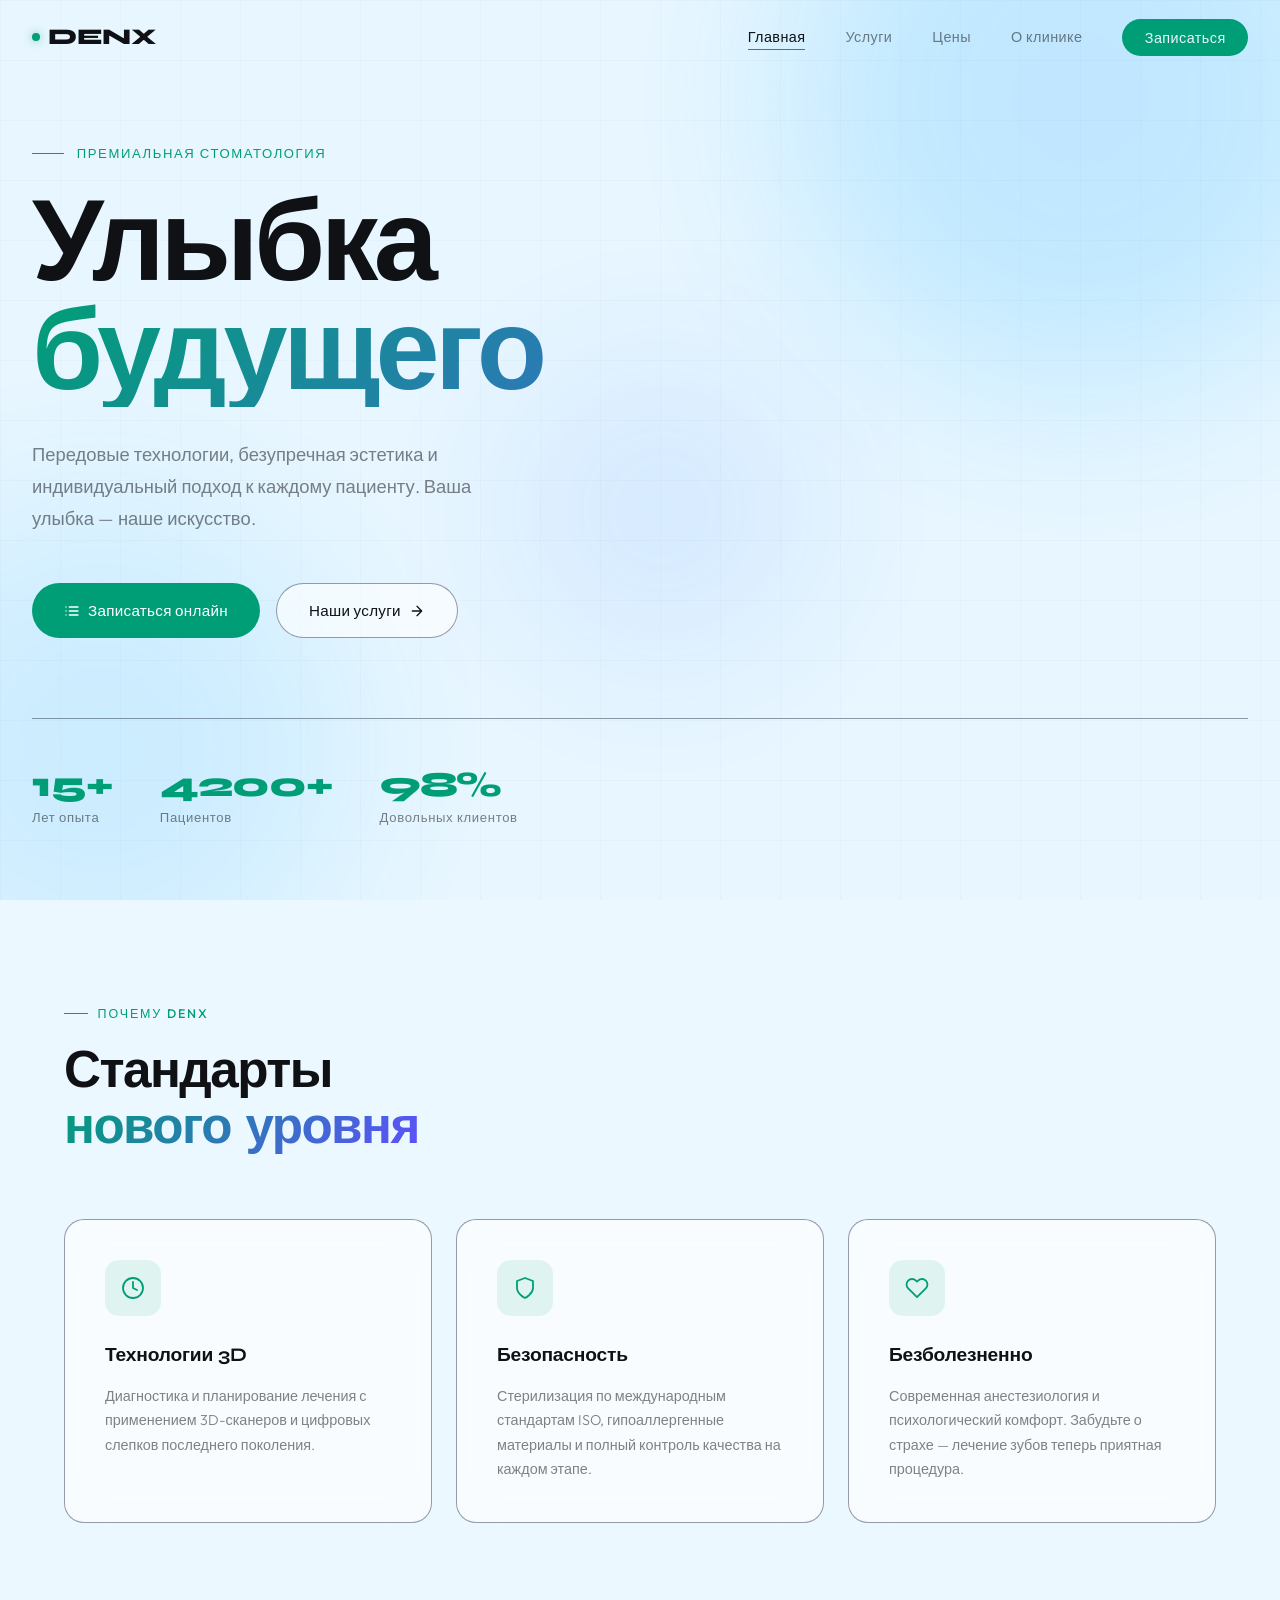
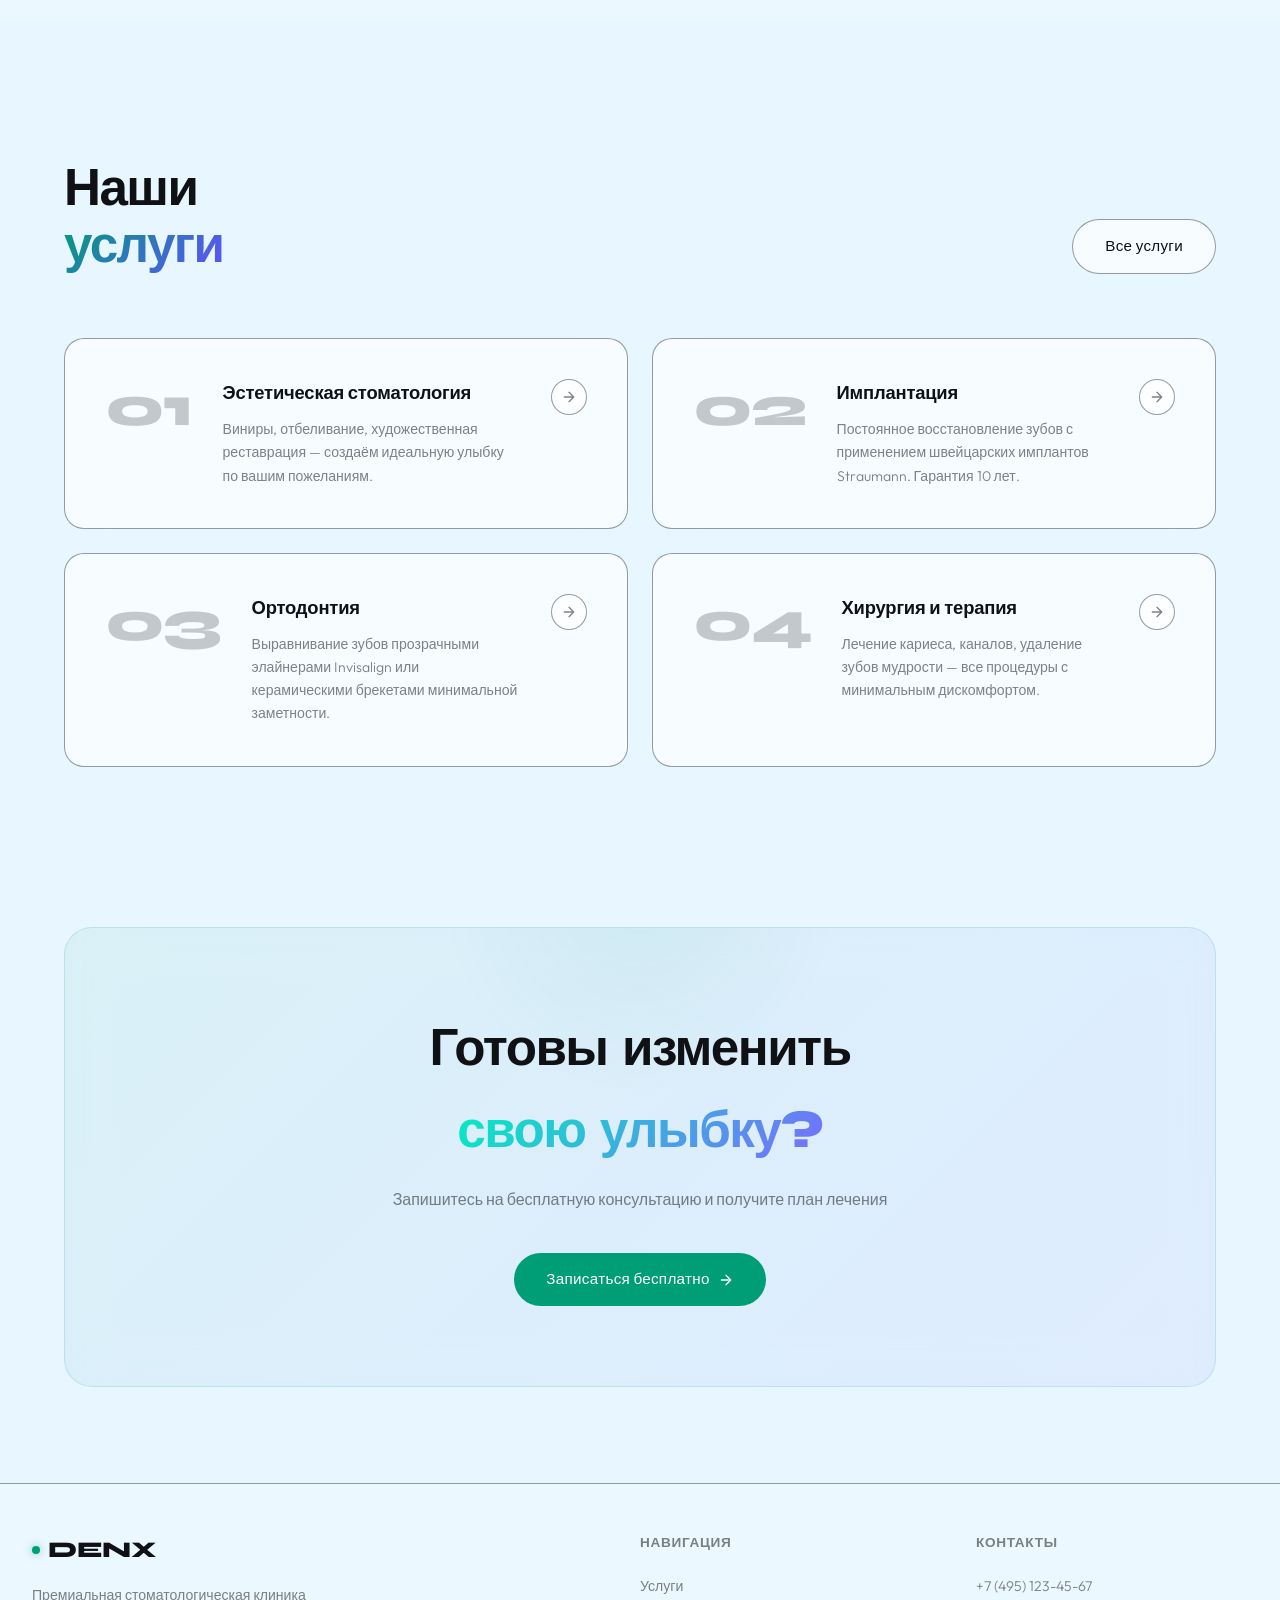
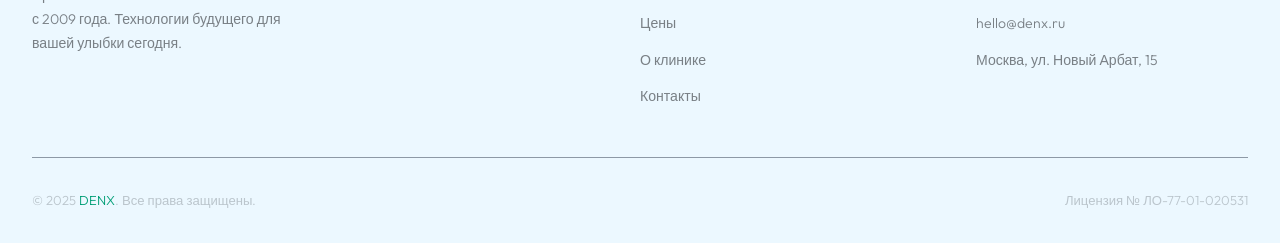
<file: index.html>
<!DOCTYPE html>
<html lang="ru">
<head>
  <meta charset="UTF-8">
  <meta name="viewport" content="width=device-width, initial-scale=1.0">
  <meta name="description" content="DENX — премиальная стоматологическая клиника с применением передовых технологий. Красота и здоровье вашей улыбки.">
  <title>DENX — Премиальная стоматология</title>
  <link rel="stylesheet" href="styles/style.css">
</head>
<body>

<nav id="navbar">
  <a href="index.html" class="nav-logo">
    <span class="logo-dot"></span>DENX
  </a>
  <ul class="nav-links">
    <li><a href="index.html" class="active">Главная</a></li>
    <li><a href="pages/services.html">Услуги</a></li>
    <li><a href="pages/prices.html">Цены</a></li>
    <li><a href="pages/about.html">О клинике</a></li>
    <li><a href="pages/contact.html" class="nav-cta">Записаться</a></li>
  </ul>
  <button class="hamburger" aria-label="Открыть меню">
    <span></span><span></span><span></span>
  </button>
</nav>

<div class="mobile-menu">
  <a href="index.html">Главная</a>
  <a href="pages/services.html">Услуги</a>
  <a href="pages/prices.html">Цены</a>
  <a href="pages/about.html">О клинике</a>
  <a href="pages/contact.html">Записаться</a>
</div>

<main>
  <section class="hero">
    <div class="hero-bg">
      <div class="hero-grid-overlay"></div>
      <div class="orb orb-1"></div>
      <div class="orb orb-2"></div>
      <div class="orb orb-3"></div>
    </div>

    <div class="hero-content">
      <p class="hero-eyebrow">
        <span class="hero-eyebrow-line"></span>
        Премиальная стоматология
      </p>

      <h1 class="hero-title">
        Улыбка<br>
        <span class="hero-title-line2">будущего</span>
      </h1>

      <p class="hero-desc">
        Передовые технологии, безупречная эстетика и индивидуальный подход к каждому пациенту. Ваша улыбка — наше искусство.
      </p>

      <div class="hero-buttons">
        <a href="pages/contact.html" class="btn btn-primary">
          <svg width="16" height="16" viewBox="0 0 24 24" fill="none" stroke="currentColor" stroke-width="2" stroke-linecap="round" stroke-linejoin="round"><path d="M8 6h13M8 12h13M8 18h13M3 6h.01M3 12h.01M3 18h.01"/></svg>
          Записаться онлайн
        </a>
        <a href="pages/services.html" class="btn btn-secondary">
          Наши услуги
          <svg width="16" height="16" viewBox="0 0 24 24" fill="none" stroke="currentColor" stroke-width="2" stroke-linecap="round" stroke-linejoin="round"><path d="M5 12h14M12 5l7 7-7 7"/></svg>
        </a>
      </div>

      <div class="hero-stats">
        <div>
          <div class="hero-stat-num">15+</div>
          <div class="hero-stat-label">Лет опыта</div>
        </div>
        <div>
          <div class="hero-stat-num">4200+</div>
          <div class="hero-stat-label">Пациентов</div>
        </div>
        <div>
          <div class="hero-stat-num">98%</div>
          <div class="hero-stat-label">Довольных клиентов</div>
        </div>
      </div>
    </div>
  </section>

  <section class="advantages">
    <div class="container">
      <p class="section-label reveal">Почему DENX</p>
      <h2 class="section-title reveal reveal-delay-1">Стандарты<br><span>нового уровня</span></h2>

      <div class="advantages-grid">
        <div class="glass-card adv-card reveal reveal-delay-1">
          <div class="adv-icon">
            <svg viewBox="0 0 24 24" fill="none" stroke-width="1.8" stroke-linecap="round" stroke-linejoin="round">
              <circle cx="12" cy="12" r="10"/><path d="M12 6v6l4 2"/>
            </svg>
          </div>
          <h3 class="adv-title">Технологии 3D</h3>
          <p class="adv-text">Диагностика и планирование лечения с применением 3D-сканеров и цифровых слепков последнего поколения.</p>
        </div>

        <div class="glass-card adv-card reveal reveal-delay-2">
          <div class="adv-icon">
            <svg viewBox="0 0 24 24" fill="none" stroke-width="1.8" stroke-linecap="round" stroke-linejoin="round">
              <path d="M12 22s8-4 8-10V5l-8-3-8 3v7c0 6 8 10 8 10z"/>
            </svg>
          </div>
          <h3 class="adv-title">Безопасность</h3>
          <p class="adv-text">Стерилизация по международным стандартам ISO, гипоаллергенные материалы и полный контроль качества на каждом этапе.</p>
        </div>

        <div class="glass-card adv-card reveal reveal-delay-3">
          <div class="adv-icon">
            <svg viewBox="0 0 24 24" fill="none" stroke-width="1.8" stroke-linecap="round" stroke-linejoin="round">
              <path d="M20.84 4.61a5.5 5.5 0 0 0-7.78 0L12 5.67l-1.06-1.06a5.5 5.5 0 0 0-7.78 7.78l1.06 1.06L12 21.23l7.78-7.78 1.06-1.06a5.5 5.5 0 0 0 0-7.78z"/>
            </svg>
          </div>
          <h3 class="adv-title">Безболезненно</h3>
          <p class="adv-text">Современная анестезиология и психологический комфорт. Забудьте о страхе — лечение зубов теперь приятная процедура.</p>
        </div>
      </div>
    </div>
  </section>

  <section class="services-preview">
    <div class="container">
      <div class="services-header">
        <div>
          <p class="section-label reveal">Что мы делаем</p>
          <h2 class="section-title reveal reveal-delay-1">Наши<br><span>услуги</span></h2>
        </div>
        <a href="pages/services.html" class="btn btn-secondary reveal">Все услуги</a>
      </div>

      <div class="services-grid">
        <a href="pages/services.html" class="glass-card service-card reveal reveal-delay-1">
          <div class="service-num">01</div>
          <div class="service-info">
            <h3 class="service-name">Эстетическая стоматология</h3>
            <p class="service-desc">Виниры, отбеливание, художественная реставрация — создаём идеальную улыбку по вашим пожеланиям.</p>
          </div>
          <div class="service-arrow">
            <svg viewBox="0 0 24 24" fill="none" stroke-width="2" stroke-linecap="round" stroke-linejoin="round">
              <path d="M5 12h14M12 5l7 7-7 7"/>
            </svg>
          </div>
        </a>

        <a href="pages/services.html" class="glass-card service-card reveal reveal-delay-2">
          <div class="service-num">02</div>
          <div class="service-info">
            <h3 class="service-name">Имплантация</h3>
            <p class="service-desc">Постоянное восстановление зубов с применением швейцарских имплантов Straumann. Гарантия 10 лет.</p>
          </div>
          <div class="service-arrow">
            <svg viewBox="0 0 24 24" fill="none" stroke-width="2" stroke-linecap="round" stroke-linejoin="round">
              <path d="M5 12h14M12 5l7 7-7 7"/>
            </svg>
          </div>
        </a>

        <a href="pages/services.html" class="glass-card service-card reveal reveal-delay-3">
          <div class="service-num">03</div>
          <div class="service-info">
            <h3 class="service-name">Ортодонтия</h3>
            <p class="service-desc">Выравнивание зубов прозрачными элайнерами Invisalign или керамическими брекетами минимальной заметности.</p>
          </div>
          <div class="service-arrow">
            <svg viewBox="0 0 24 24" fill="none" stroke-width="2" stroke-linecap="round" stroke-linejoin="round">
              <path d="M5 12h14M12 5l7 7-7 7"/>
            </svg>
          </div>
        </a>

        <a href="pages/services.html" class="glass-card service-card reveal reveal-delay-4">
          <div class="service-num">04</div>
          <div class="service-info">
            <h3 class="service-name">Хирургия и терапия</h3>
            <p class="service-desc">Лечение кариеса, каналов, удаление зубов мудрости — все процедуры с минимальным дискомфортом.</p>
          </div>
          <div class="service-arrow">
            <svg viewBox="0 0 24 24" fill="none" stroke-width="2" stroke-linecap="round" stroke-linejoin="round">
              <path d="M5 12h14M12 5l7 7-7 7"/>
            </svg>
          </div>
        </a>
      </div>
    </div>
  </section>

  <section class="cta-section">
    <div class="container">
      <div class="cta-inner reveal">
        <h2 class="cta-title">Готовы изменить<br><span style="background:linear-gradient(135deg,#00f0c0,#7a6bff);-webkit-background-clip:text;-webkit-text-fill-color:transparent;background-clip:text;">свою улыбку?</span></h2>
        <p class="cta-sub">Запишитесь на бесплатную консультацию и получите план лечения</p>
        <a href="pages/contact.html" class="btn btn-primary">
          Записаться бесплатно
          <svg width="16" height="16" viewBox="0 0 24 24" fill="none" stroke="currentColor" stroke-width="2" stroke-linecap="round" stroke-linejoin="round"><path d="M5 12h14M12 5l7 7-7 7"/></svg>
        </a>
      </div>
    </div>
  </section>
</main>

<footer>
  <div class="footer-inner">
    <div class="footer-top">
      <div class="footer-brand">
        <div class="nav-logo">
          <span class="logo-dot"></span>DENX
        </div>
        <p>Премиальная стоматологическая клиника с 2009 года. Технологии будущего для вашей улыбки сегодня.</p>
      </div>
      <div>
        <p class="footer-col-title">Навигация</p>
        <ul class="footer-links">
          <li><a href="pages/services.html">Услуги</a></li>
          <li><a href="pages/prices.html">Цены</a></li>
          <li><a href="pages/about.html">О клинике</a></li>
          <li><a href="pages/contact.html">Контакты</a></li>
        </ul>
      </div>
      <div>
        <p class="footer-col-title">Контакты</p>
        <ul class="footer-links">
          <li><a href="tel:+74951234567">+7 (495) 123-45-67</a></li>
          <li><a href="mailto:hello@denx.ru">hello@denx.ru</a></li>
          <li><a href="#">Москва, ул. Новый Арбат, 15</a></li>
        </ul>
      </div>
    </div>
    <div class="footer-bottom">
      <p class="footer-copy">© 2025 <span class="footer-mint">DENX</span>. Все права защищены.</p>
      <p class="footer-copy">Лицензия № ЛО-77-01-020531</p>
    </div>
  </div>
</footer>

<script src="scripts/main.js"></script>
</body>
</html>
</file>
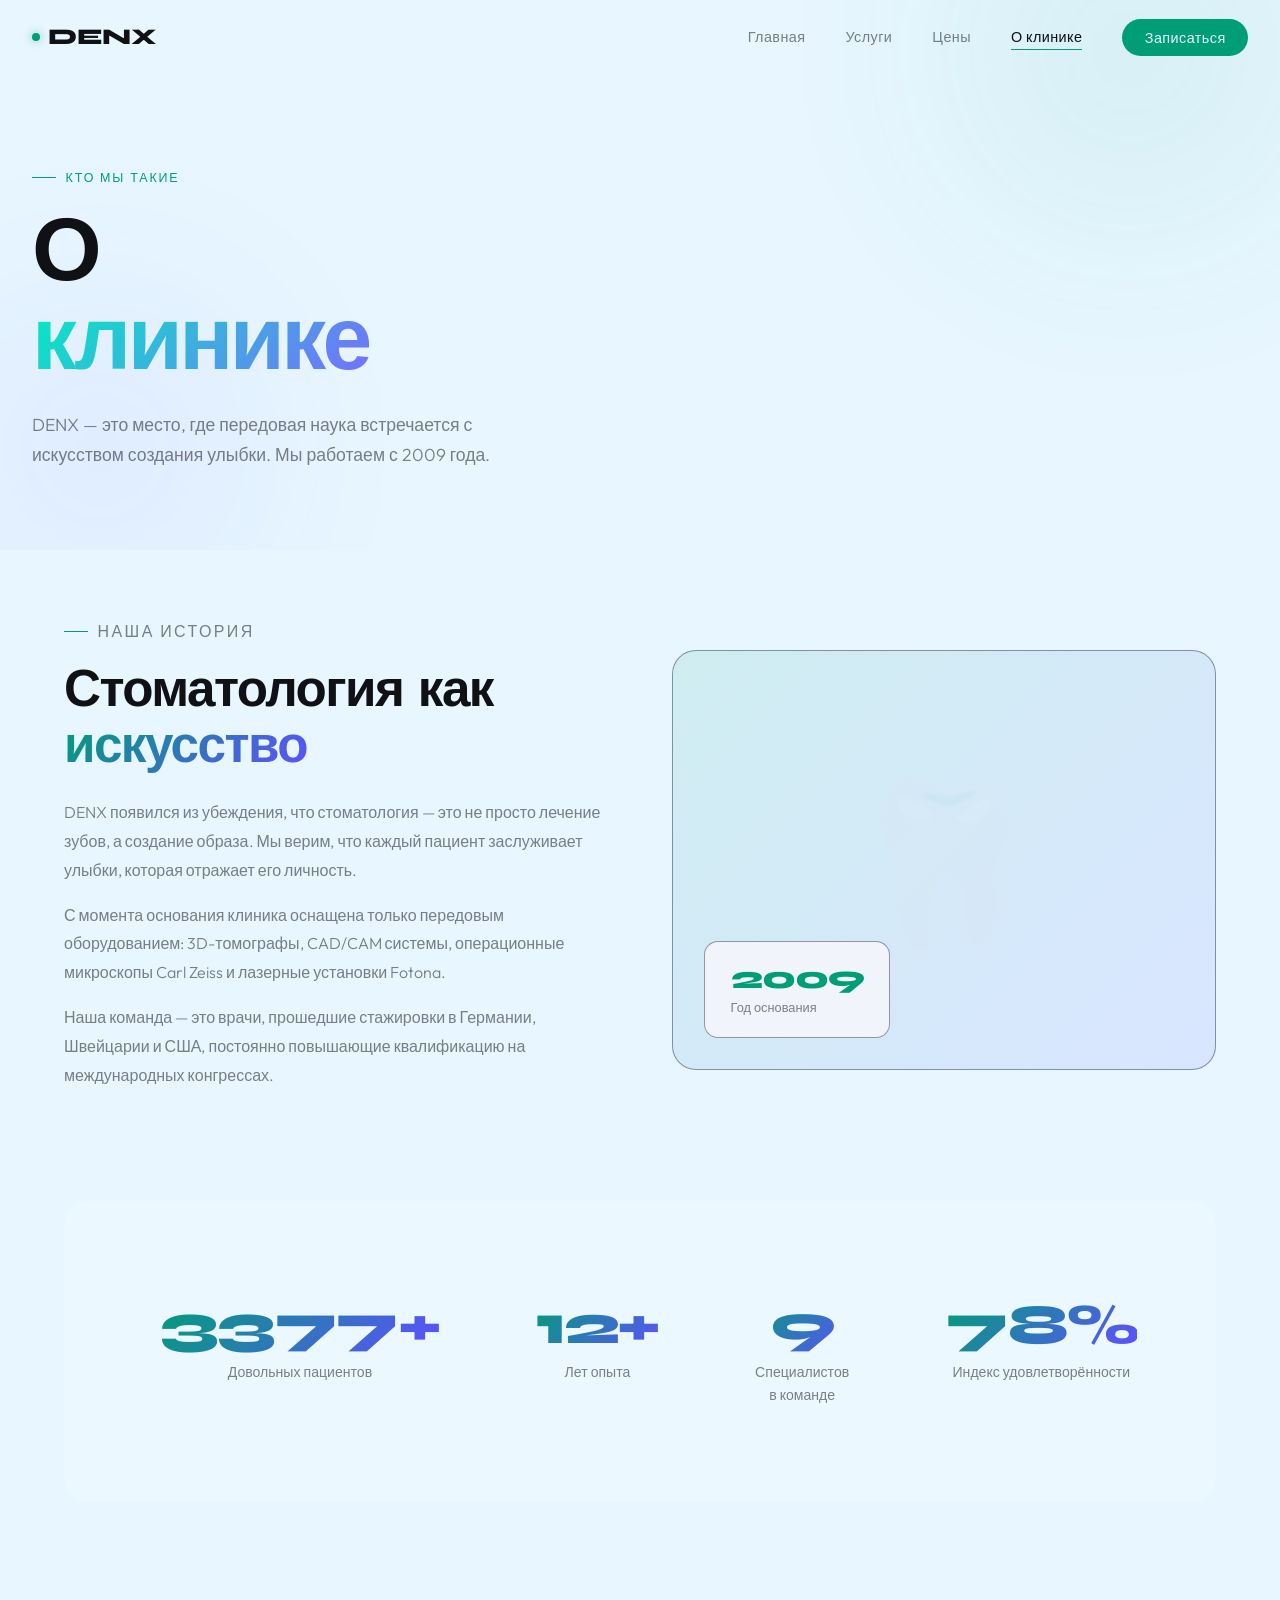
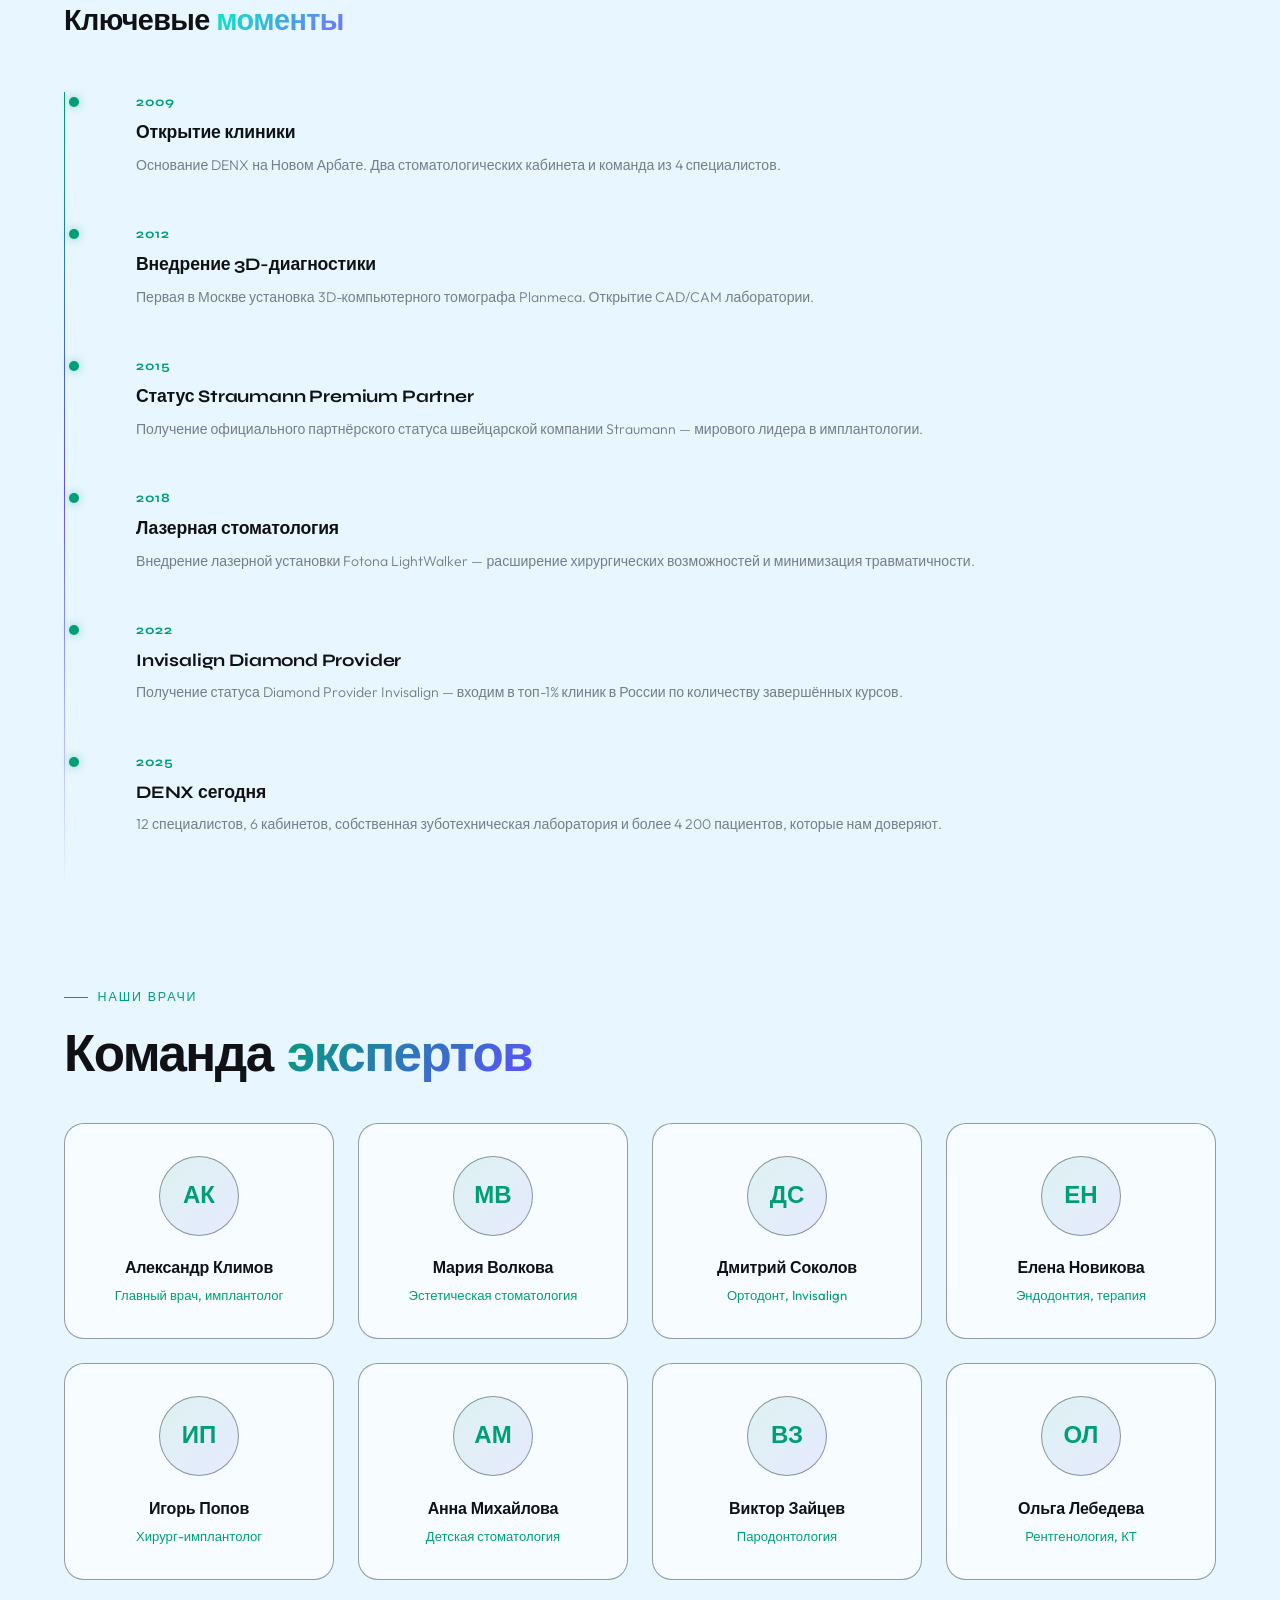
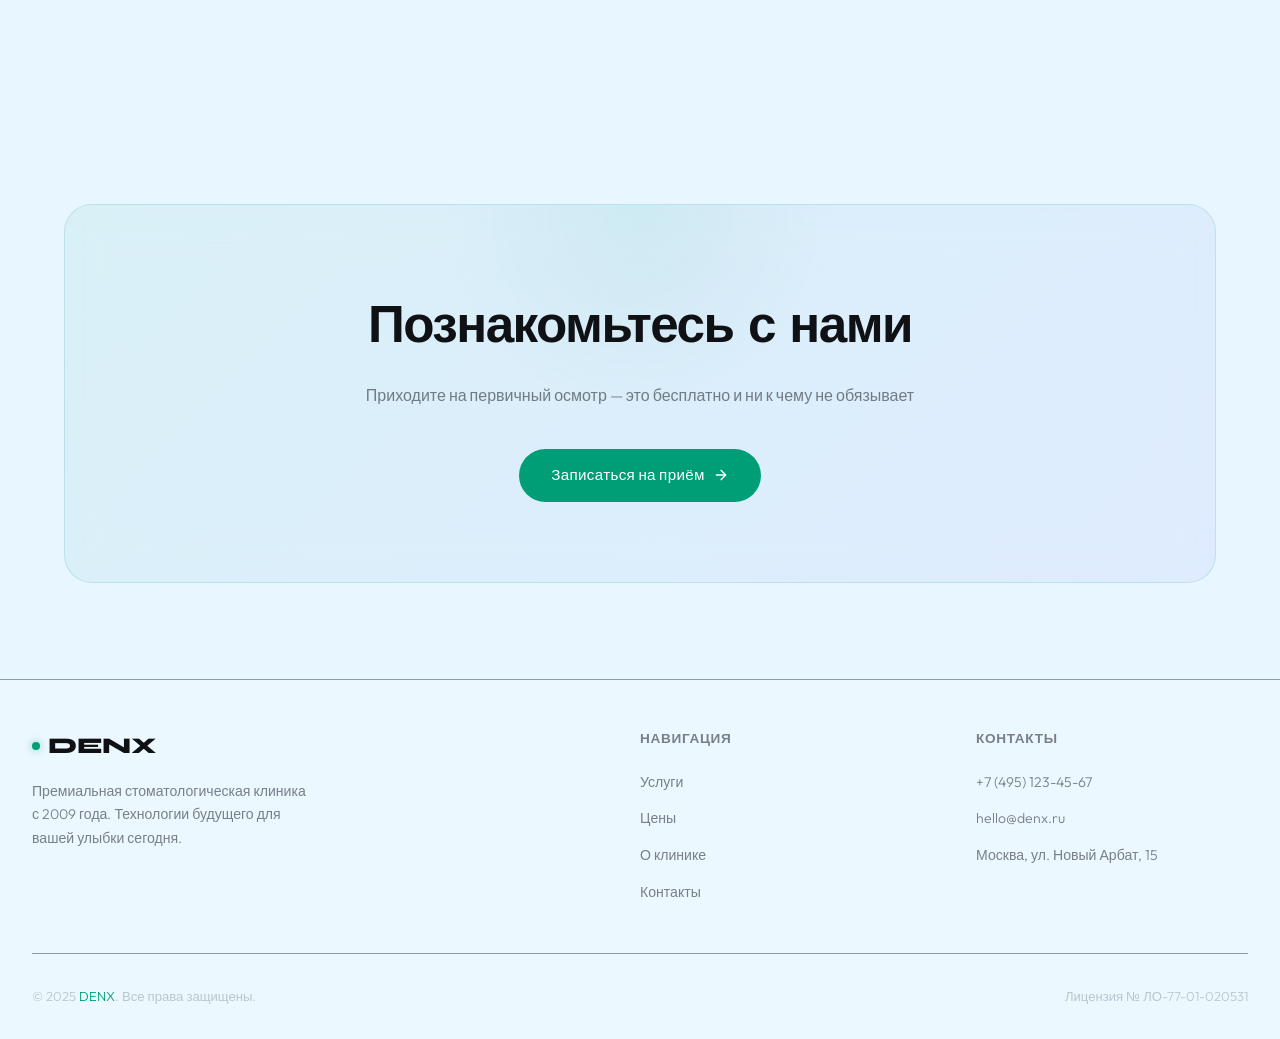
<file: pages/about.html>
<!DOCTYPE html>
<html lang="ru">
<head>
  <meta charset="UTF-8">
  <meta name="viewport" content="width=device-width, initial-scale=1.0">
  <meta name="description" content="О клинике DENX — история, команда специалистов и достижения стоматологии будущего.">
  <title>О клинике — DENX</title>
  <link rel="stylesheet" href="../styles/style.css">
</head>
<body>

<nav id="navbar">
  <a href="../index.html" class="nav-logo">
    <span class="logo-dot"></span>DENX
  </a>
  <ul class="nav-links">
    <li><a href="../index.html">Главная</a></li>
    <li><a href="services.html">Услуги</a></li>
    <li><a href="prices.html">Цены</a></li>
    <li><a href="about.html" class="active">О клинике</a></li>
    <li><a href="contact.html" class="nav-cta">Записаться</a></li>
  </ul>
  <button class="hamburger" aria-label="Открыть меню">
    <span></span><span></span><span></span>
  </button>
</nav>

<div class="mobile-menu">
  <a href="../index.html">Главная</a>
  <a href="services.html">Услуги</a>
  <a href="prices.html">Цены</a>
  <a href="about.html">О клинике</a>
  <a href="contact.html">Записаться</a>
</div>

<main>
  <section class="page-hero">
    <div class="page-hero-bg">
      <div class="page-hero-orb page-hero-orb-1"></div>
      <div class="page-hero-orb page-hero-orb-2"></div>
    </div>
    <div class="page-hero-content">
      <p class="section-label">Кто мы такие</p>
      <h1 class="page-title">О<br><span style="background:linear-gradient(135deg,#00f0c0,#7a6bff);-webkit-background-clip:text;-webkit-text-fill-color:transparent;background-clip:text;">клинике</span></h1>
      <p class="page-subtitle">DENX — это место, где передовая наука встречается с искусством создания улыбки. Мы работаем с 2009 года.</p>
    </div>
  </section>

  <section class="about-section">
    <div class="container">

      <div class="about-intro">
        <div class="about-intro-text reveal">
          <p class="section-label">Наша история</p>
          <h2 class="section-title">Стоматология как <span>искусство</span></h2>
          <p>DENX появился из убеждения, что стоматология — это не просто лечение зубов, а создание образа. Мы верим, что каждый пациент заслуживает улыбки, которая отражает его личность.</p>
          <p>С момента основания клиника оснащена только передовым оборудованием: 3D-томографы, CAD/CAM системы, операционные микроскопы Carl Zeiss и лазерные установки Fotona.</p>
          <p>Наша команда — это врачи, прошедшие стажировки в Германии, Швейцарии и США, постоянно повышающие квалификацию на международных конгрессах.</p>
        </div>
        <div class="about-visual reveal reveal-delay-2">
          <div class="about-visual-main">
            <div class="about-visual-symbol">🦷</div>
          </div>
          <div class="about-visual-badge">
            <div class="about-badge-num">2009</div>
            <div class="about-badge-text">Год основания</div>
          </div>
        </div>
      </div>

      <div class="stats-section reveal">
        <div class="stats-grid">
          <div class="stat-item">
            <div class="stat-num" data-target="4200" data-suffix="+">0</div>
            <p class="stat-label">Довольных пациентов</p>
          </div>
          <div class="stat-item">
            <div class="stat-num" data-target="15" data-suffix="+">0</div>
            <p class="stat-label">Лет опыта</p>
          </div>
          <div class="stat-item">
            <div class="stat-num" data-target="12" data-suffix="">0</div>
            <p class="stat-label">Специалистов в команде</p>
          </div>
          <div class="stat-item">
            <div class="stat-num" data-target="98" data-suffix="%">0</div>
            <p class="stat-label">Индекс удовлетворённости</p>
          </div>
        </div>
      </div>

      <div class="timeline-section reveal">
        <h2 class="timeline-title">Ключевые <span style="background:linear-gradient(135deg,#00f0c0,#7a6bff);-webkit-background-clip:text;-webkit-text-fill-color:transparent;background-clip:text;">моменты</span></h2>
        <div class="timeline">
          <div class="timeline-item reveal">
            <div class="timeline-dot"></div>
            <p class="timeline-year">2009</p>
            <h3 class="timeline-event">Открытие клиники</h3>
            <p class="timeline-desc">Основание DENX на Новом Арбате. Два стоматологических кабинета и команда из 4 специалистов.</p>
          </div>
          <div class="timeline-item reveal reveal-delay-1">
            <div class="timeline-dot"></div>
            <p class="timeline-year">2012</p>
            <h3 class="timeline-event">Внедрение 3D-диагностики</h3>
            <p class="timeline-desc">Первая в Москве установка 3D-компьютерного томографа Planmeca. Открытие CAD/CAM лаборатории.</p>
          </div>
          <div class="timeline-item reveal reveal-delay-2">
            <div class="timeline-dot"></div>
            <p class="timeline-year">2015</p>
            <h3 class="timeline-event">Статус Straumann Premium Partner</h3>
            <p class="timeline-desc">Получение официального партнёрского статуса швейцарской компании Straumann — мирового лидера в имплантологии.</p>
          </div>
          <div class="timeline-item reveal reveal-delay-3">
            <div class="timeline-dot"></div>
            <p class="timeline-year">2018</p>
            <h3 class="timeline-event">Лазерная стоматология</h3>
            <p class="timeline-desc">Внедрение лазерной установки Fotona LightWalker — расширение хирургических возможностей и минимизация травматичности.</p>
          </div>
          <div class="timeline-item reveal reveal-delay-4">
            <div class="timeline-dot"></div>
            <p class="timeline-year">2022</p>
            <h3 class="timeline-event">Invisalign Diamond Provider</h3>
            <p class="timeline-desc">Получение статуса Diamond Provider Invisalign — входим в топ-1% клиник в России по количеству завершённых курсов.</p>
          </div>
          <div class="timeline-item reveal reveal-delay-5">
            <div class="timeline-dot"></div>
            <p class="timeline-year">2025</p>
            <h3 class="timeline-event">DENX сегодня</h3>
            <p class="timeline-desc">12 специалистов, 6 кабинетов, собственная зуботехническая лаборатория и более 4 200 пациентов, которые нам доверяют.</p>
          </div>
        </div>
      </div>

      <div class="team-section">
        <p class="section-label reveal">Наши врачи</p>
        <h2 class="section-title reveal reveal-delay-1">Команда <span>экспертов</span></h2>

        <div class="team-grid">
          <div class="glass-card team-card reveal reveal-delay-1">
            <div class="team-avatar">АК</div>
            <h3 class="team-name">Александр Климов</h3>
            <p class="team-role">Главный врач, имплантолог</p>
          </div>
          <div class="glass-card team-card reveal reveal-delay-2">
            <div class="team-avatar">МВ</div>
            <h3 class="team-name">Мария Волкова</h3>
            <p class="team-role">Эстетическая стоматология</p>
          </div>
          <div class="glass-card team-card reveal reveal-delay-3">
            <div class="team-avatar">ДС</div>
            <h3 class="team-name">Дмитрий Соколов</h3>
            <p class="team-role">Ортодонт, Invisalign</p>
          </div>
          <div class="glass-card team-card reveal reveal-delay-4">
            <div class="team-avatar">ЕН</div>
            <h3 class="team-name">Елена Новикова</h3>
            <p class="team-role">Эндодонтия, терапия</p>
          </div>
          <div class="glass-card team-card reveal reveal-delay-1">
            <div class="team-avatar">ИП</div>
            <h3 class="team-name">Игорь Попов</h3>
            <p class="team-role">Хирург-имплантолог</p>
          </div>
          <div class="glass-card team-card reveal reveal-delay-2">
            <div class="team-avatar">АМ</div>
            <h3 class="team-name">Анна Михайлова</h3>
            <p class="team-role">Детская стоматология</p>
          </div>
          <div class="glass-card team-card reveal reveal-delay-3">
            <div class="team-avatar">ВЗ</div>
            <h3 class="team-name">Виктор Зайцев</h3>
            <p class="team-role">Пародонтология</p>
          </div>
          <div class="glass-card team-card reveal reveal-delay-4">
            <div class="team-avatar">ОЛ</div>
            <h3 class="team-name">Ольга Лебедева</h3>
            <p class="team-role">Рентгенология, КТ</p>
          </div>
        </div>
      </div>

    </div>
  </section>

  <section class="cta-section">
    <div class="container">
      <div class="cta-inner reveal">
        <h2 class="cta-title">Познакомьтесь с нами</h2>
        <p class="cta-sub">Приходите на первичный осмотр — это бесплатно и ни к чему не обязывает</p>
        <a href="contact.html" class="btn btn-primary">
          Записаться на приём
          <svg width="16" height="16" viewBox="0 0 24 24" fill="none" stroke="currentColor" stroke-width="2" stroke-linecap="round" stroke-linejoin="round"><path d="M5 12h14M12 5l7 7-7 7"/></svg>
        </a>
      </div>
    </div>
  </section>
</main>

<footer>
  <div class="footer-inner">
    <div class="footer-top">
      <div class="footer-brand">
        <div class="nav-logo">
          <span class="logo-dot"></span>DENX
        </div>
        <p>Премиальная стоматологическая клиника с 2009 года. Технологии будущего для вашей улыбки сегодня.</p>
      </div>
      <div>
        <p class="footer-col-title">Навигация</p>
        <ul class="footer-links">
          <li><a href="services.html">Услуги</a></li>
          <li><a href="prices.html">Цены</a></li>
          <li><a href="about.html">О клинике</a></li>
          <li><a href="contact.html">Контакты</a></li>
        </ul>
      </div>
      <div>
        <p class="footer-col-title">Контакты</p>
        <ul class="footer-links">
          <li><a href="tel:+74951234567">+7 (495) 123-45-67</a></li>
          <li><a href="mailto:hello@denx.ru">hello@denx.ru</a></li>
          <li><a href="#">Москва, ул. Новый Арбат, 15</a></li>
        </ul>
      </div>
    </div>
    <div class="footer-bottom">
      <p class="footer-copy">© 2025 <span class="footer-mint">DENX</span>. Все права защищены.</p>
      <p class="footer-copy">Лицензия № ЛО-77-01-020531</p>
    </div>
  </div>
</footer>

<script src="../scripts/main.js"></script>
</body>
</html>
</file>
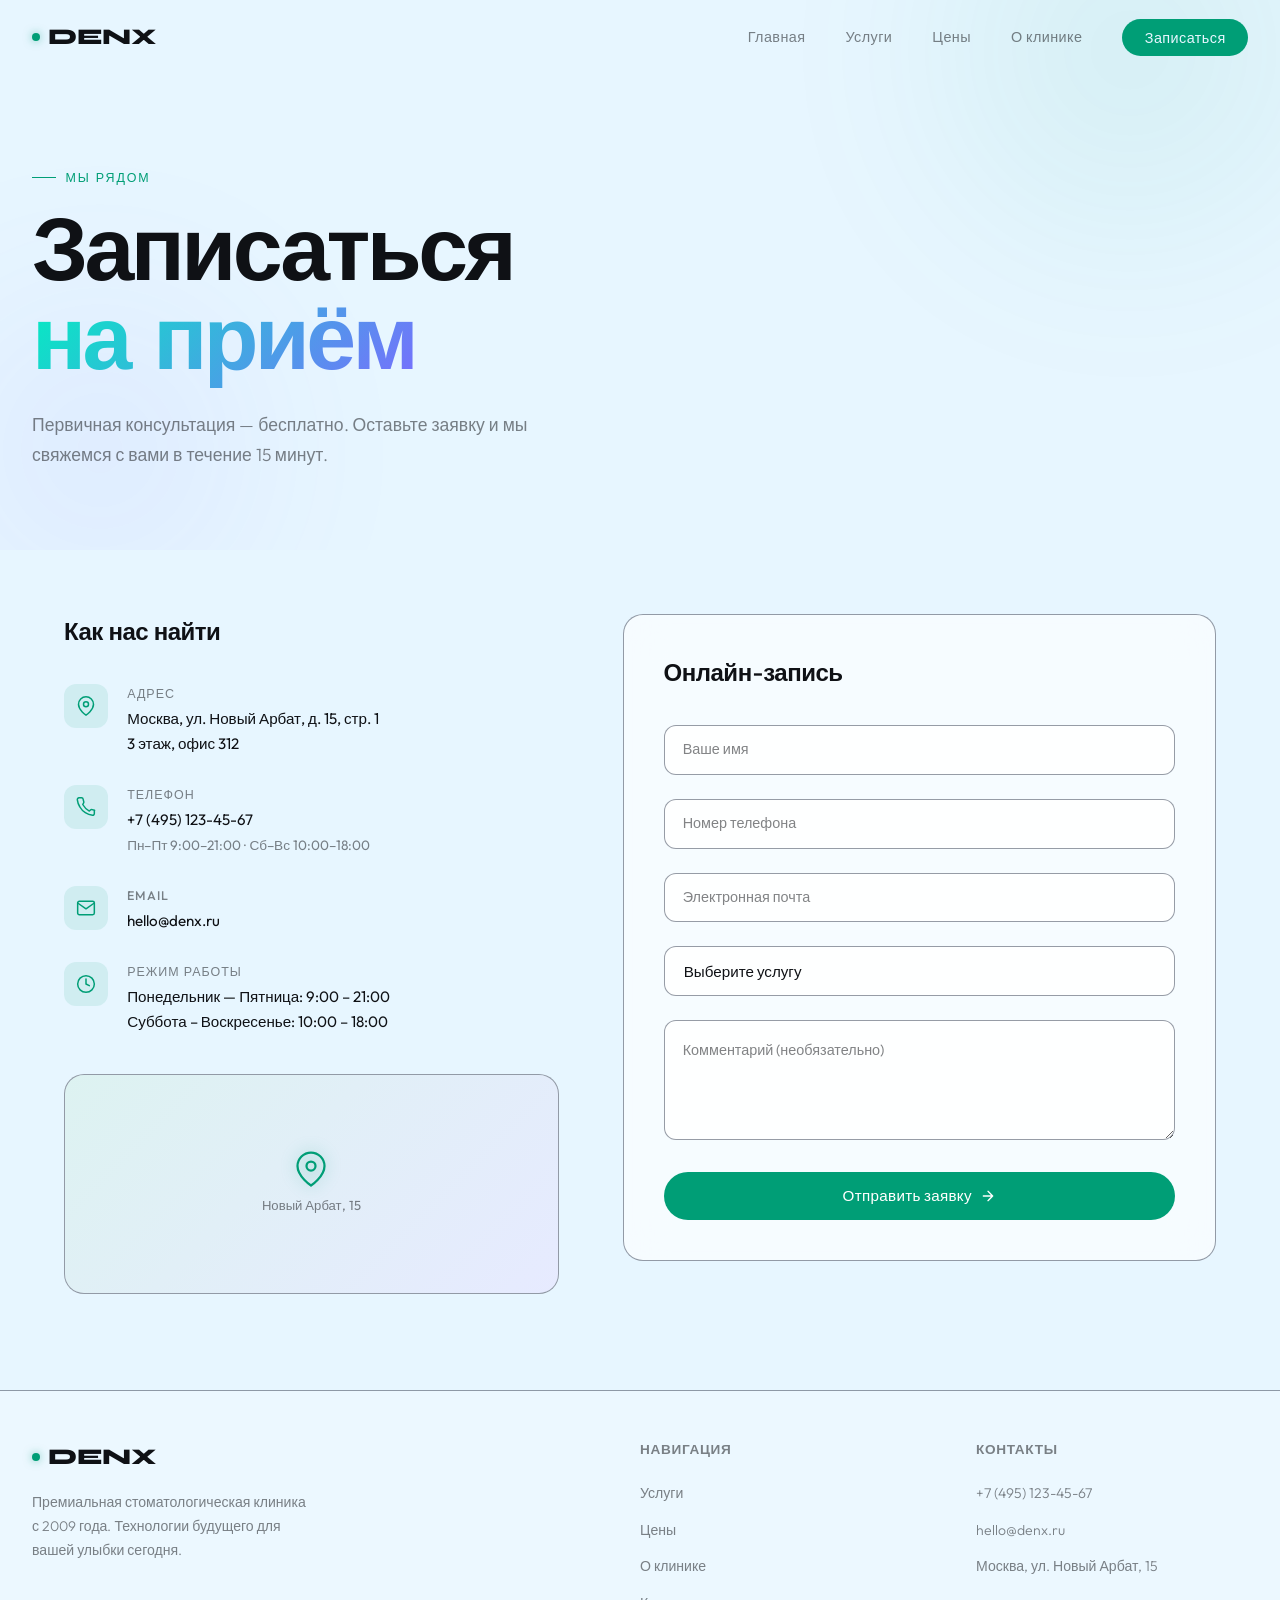
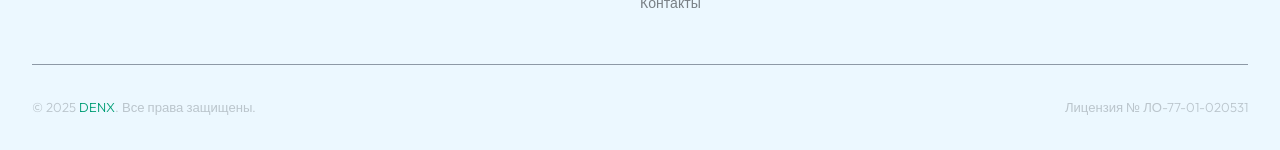
<file: pages/contact.html>
<!DOCTYPE html>
<html lang="ru">
<head>
  <meta charset="UTF-8">
  <meta name="viewport" content="width=device-width, initial-scale=1.0">
  <meta name="description" content="Контакты стоматологии DENX — запишитесь онлайн или свяжитесь с нами удобным способом.">
  <title>Контакты — DENX</title>
  <link rel="stylesheet" href="../styles/style.css">
</head>
<body>

<nav id="navbar">
  <a href="../index.html" class="nav-logo">
    <span class="logo-dot"></span>DENX
  </a>
  <ul class="nav-links">
    <li><a href="../index.html">Главная</a></li>
    <li><a href="services.html">Услуги</a></li>
    <li><a href="prices.html">Цены</a></li>
    <li><a href="about.html">О клинике</a></li>
    <li><a href="contact.html" class="nav-cta active">Записаться</a></li>
  </ul>
  <button class="hamburger" aria-label="Открыть меню">
    <span></span><span></span><span></span>
  </button>
</nav>

<div class="mobile-menu">
  <a href="../index.html">Главная</a>
  <a href="services.html">Услуги</a>
  <a href="prices.html">Цены</a>
  <a href="about.html">О клинике</a>
  <a href="contact.html">Записаться</a>
</div>

<main>
  <section class="page-hero">
    <div class="page-hero-bg">
      <div class="page-hero-orb page-hero-orb-1"></div>
      <div class="page-hero-orb page-hero-orb-2"></div>
    </div>
    <div class="page-hero-content">
      <p class="section-label">Мы рядом</p>
      <h1 class="page-title">Записаться<br><span style="background:linear-gradient(135deg,#00f0c0,#7a6bff);-webkit-background-clip:text;-webkit-text-fill-color:transparent;background-clip:text;">на приём</span></h1>
      <p class="page-subtitle">Первичная консультация — бесплатно. Оставьте заявку и мы свяжемся с вами в течение 15 минут.</p>
    </div>
  </section>

  <section class="contact-section">
    <div class="container">
      <div class="contact-grid">

        <div class="reveal">
          <h2 class="contact-info-title">Как нас найти</h2>

          <div class="contact-item">
            <div class="contact-item-icon">
              <svg viewBox="0 0 24 24" fill="none" stroke-width="1.8" stroke-linecap="round" stroke-linejoin="round">
                <path d="M21 10c0 7-9 13-9 13s-9-6-9-13a9 9 0 0 1 18 0z"/><circle cx="12" cy="10" r="3"/>
              </svg>
            </div>
            <div>
              <p class="contact-item-label">Адрес</p>
              <p class="contact-item-value">Москва, ул. Новый Арбат, д. 15, стр. 1<br>3 этаж, офис 312</p>
            </div>
          </div>

          <div class="contact-item">
            <div class="contact-item-icon">
              <svg viewBox="0 0 24 24" fill="none" stroke-width="1.8" stroke-linecap="round" stroke-linejoin="round">
                <path d="M22 16.92v3a2 2 0 0 1-2.18 2 19.79 19.79 0 0 1-8.63-3.07A19.5 19.5 0 0 1 4.69 12 19.79 19.79 0 0 1 1.61 3.39 2 2 0 0 1 3.6 1h3a2 2 0 0 1 2 1.72 12.84 12.84 0 0 0 .7 2.81 2 2 0 0 1-.45 2.11L8.09 9c1.91 3.41 4.5 6 7.91 7.91l1.36-1.36a2 2 0 0 1 2.11-.45 12.84 12.84 0 0 0 2.81.7A2 2 0 0 1 22 16.92z"/>
              </svg>
            </div>
            <div>
              <p class="contact-item-label">Телефон</p>
              <p class="contact-item-value"><a href="tel:+74951234567" style="color:var(--text)">+7 (495) 123-45-67</a></p>
              <p class="contact-item-value" style="font-size:0.85rem;color:var(--text-muted);margin-top:0.2rem">Пн–Пт 9:00–21:00 · Сб–Вс 10:00–18:00</p>
            </div>
          </div>

          <div class="contact-item">
            <div class="contact-item-icon">
              <svg viewBox="0 0 24 24" fill="none" stroke-width="1.8" stroke-linecap="round" stroke-linejoin="round">
                <path d="M4 4h16c1.1 0 2 .9 2 2v12c0 1.1-.9 2-2 2H4c-1.1 0-2-.9-2-2V6c0-1.1.9-2 2-2z"/><polyline points="22,6 12,13 2,6"/>
              </svg>
            </div>
            <div>
              <p class="contact-item-label">Email</p>
              <p class="contact-item-value"><a href="mailto:hello@denx.ru" style="color:var(--text)">hello@denx.ru</a></p>
            </div>
          </div>

          <div class="contact-item">
            <div class="contact-item-icon">
              <svg viewBox="0 0 24 24" fill="none" stroke-width="1.8" stroke-linecap="round" stroke-linejoin="round">
                <circle cx="12" cy="12" r="10"/><polyline points="12 6 12 12 16 14"/>
              </svg>
            </div>
            <div>
              <p class="contact-item-label">Режим работы</p>
              <p class="contact-item-value">Понедельник — Пятница: 9:00 – 21:00</p>
              <p class="contact-item-value">Суббота – Воскресенье: 10:00 – 18:00</p>
            </div>
          </div>

          <div class="map-placeholder">
            <div class="map-pin">
              <svg viewBox="0 0 24 24" fill="none" stroke-width="1.5" stroke-linecap="round" stroke-linejoin="round">
                <path d="M21 10c0 7-9 13-9 13s-9-6-9-13a9 9 0 0 1 18 0z"/><circle cx="12" cy="10" r="3"/>
              </svg>
              <p class="map-pin-text">Новый Арбат, 15</p>
            </div>
          </div>
        </div>

        <div class="contact-form-wrap reveal reveal-delay-2">
          <h2 class="form-title">Онлайн-запись</h2>

          <form class="contact-form" novalidate>
            <div class="form-group">
              <input type="text" id="name" name="name" required placeholder=" " autocomplete="name">
              <label class="form-label" for="name">Ваше имя</label>
              <p class="form-error">Пожалуйста, введите имя</p>
            </div>

            <div class="form-group">
              <input type="tel" id="phone" name="phone" required placeholder=" " autocomplete="tel">
              <label class="form-label" for="phone">Номер телефона</label>
              <p class="form-error">Введите корректный номер телефона</p>
            </div>

            <div class="form-group">
              <input type="email" id="email" name="email" required placeholder=" " autocomplete="email">
              <label class="form-label" for="email">Электронная почта</label>
              <p class="form-error">Введите корректный email</p>
            </div>

            <div class="form-group">
              <select id="service" name="service">
                <option value="" disabled selected>Выберите услугу</option>
                <option value="consult">Первичная консультация (бесплатно)</option>
                <option value="aesthetic">Эстетическая стоматология</option>
                <option value="implant">Имплантация</option>
                <option value="ortho">Ортодонтия / Invisalign</option>
                <option value="therapy">Лечение / терапия</option>
                <option value="surgery">Хирургия</option>
                <option value="cleaning">Профессиональная чистка</option>
              </select>
            </div>

            <div class="form-group">
              <textarea id="message" name="message" placeholder=" " rows="4"></textarea>
              <label class="form-label" for="message">Комментарий (необязательно)</label>
            </div>

            <button type="submit" class="btn btn-primary" style="width:100%;justify-content:center">
              Отправить заявку
              <svg width="16" height="16" viewBox="0 0 24 24" fill="none" stroke="currentColor" stroke-width="2" stroke-linecap="round" stroke-linejoin="round"><path d="M5 12h14M12 5l7 7-7 7"/></svg>
            </button>
          </form>

          <div class="form-success">
            <div class="success-icon">
              <svg viewBox="0 0 24 24" fill="none" stroke-width="2" stroke-linecap="round" stroke-linejoin="round">
                <polyline points="20 6 9 17 4 12"/>
              </svg>
            </div>
            <h3 class="success-title">Заявка отправлена!</h3>
            <p class="success-text">Мы свяжемся с вами в течение 15 минут для подтверждения записи.</p>
          </div>
        </div>

      </div>
    </div>
  </section>
</main>

<footer>
  <div class="footer-inner">
    <div class="footer-top">
      <div class="footer-brand">
        <div class="nav-logo">
          <span class="logo-dot"></span>DENX
        </div>
        <p>Премиальная стоматологическая клиника с 2009 года. Технологии будущего для вашей улыбки сегодня.</p>
      </div>
      <div>
        <p class="footer-col-title">Навигация</p>
        <ul class="footer-links">
          <li><a href="services.html">Услуги</a></li>
          <li><a href="prices.html">Цены</a></li>
          <li><a href="about.html">О клинике</a></li>
          <li><a href="contact.html">Контакты</a></li>
        </ul>
      </div>
      <div>
        <p class="footer-col-title">Контакты</p>
        <ul class="footer-links">
          <li><a href="tel:+74951234567">+7 (495) 123-45-67</a></li>
          <li><a href="mailto:hello@denx.ru">hello@denx.ru</a></li>
          <li><a href="#">Москва, ул. Новый Арбат, 15</a></li>
        </ul>
      </div>
    </div>
    <div class="footer-bottom">
      <p class="footer-copy">© 2025 <span class="footer-mint">DENX</span>. Все права защищены.</p>
      <p class="footer-copy">Лицензия № ЛО-77-01-020531</p>
    </div>
  </div>
</footer>

<script src="../scripts/main.js"></script>
</body>
</html>
</file>
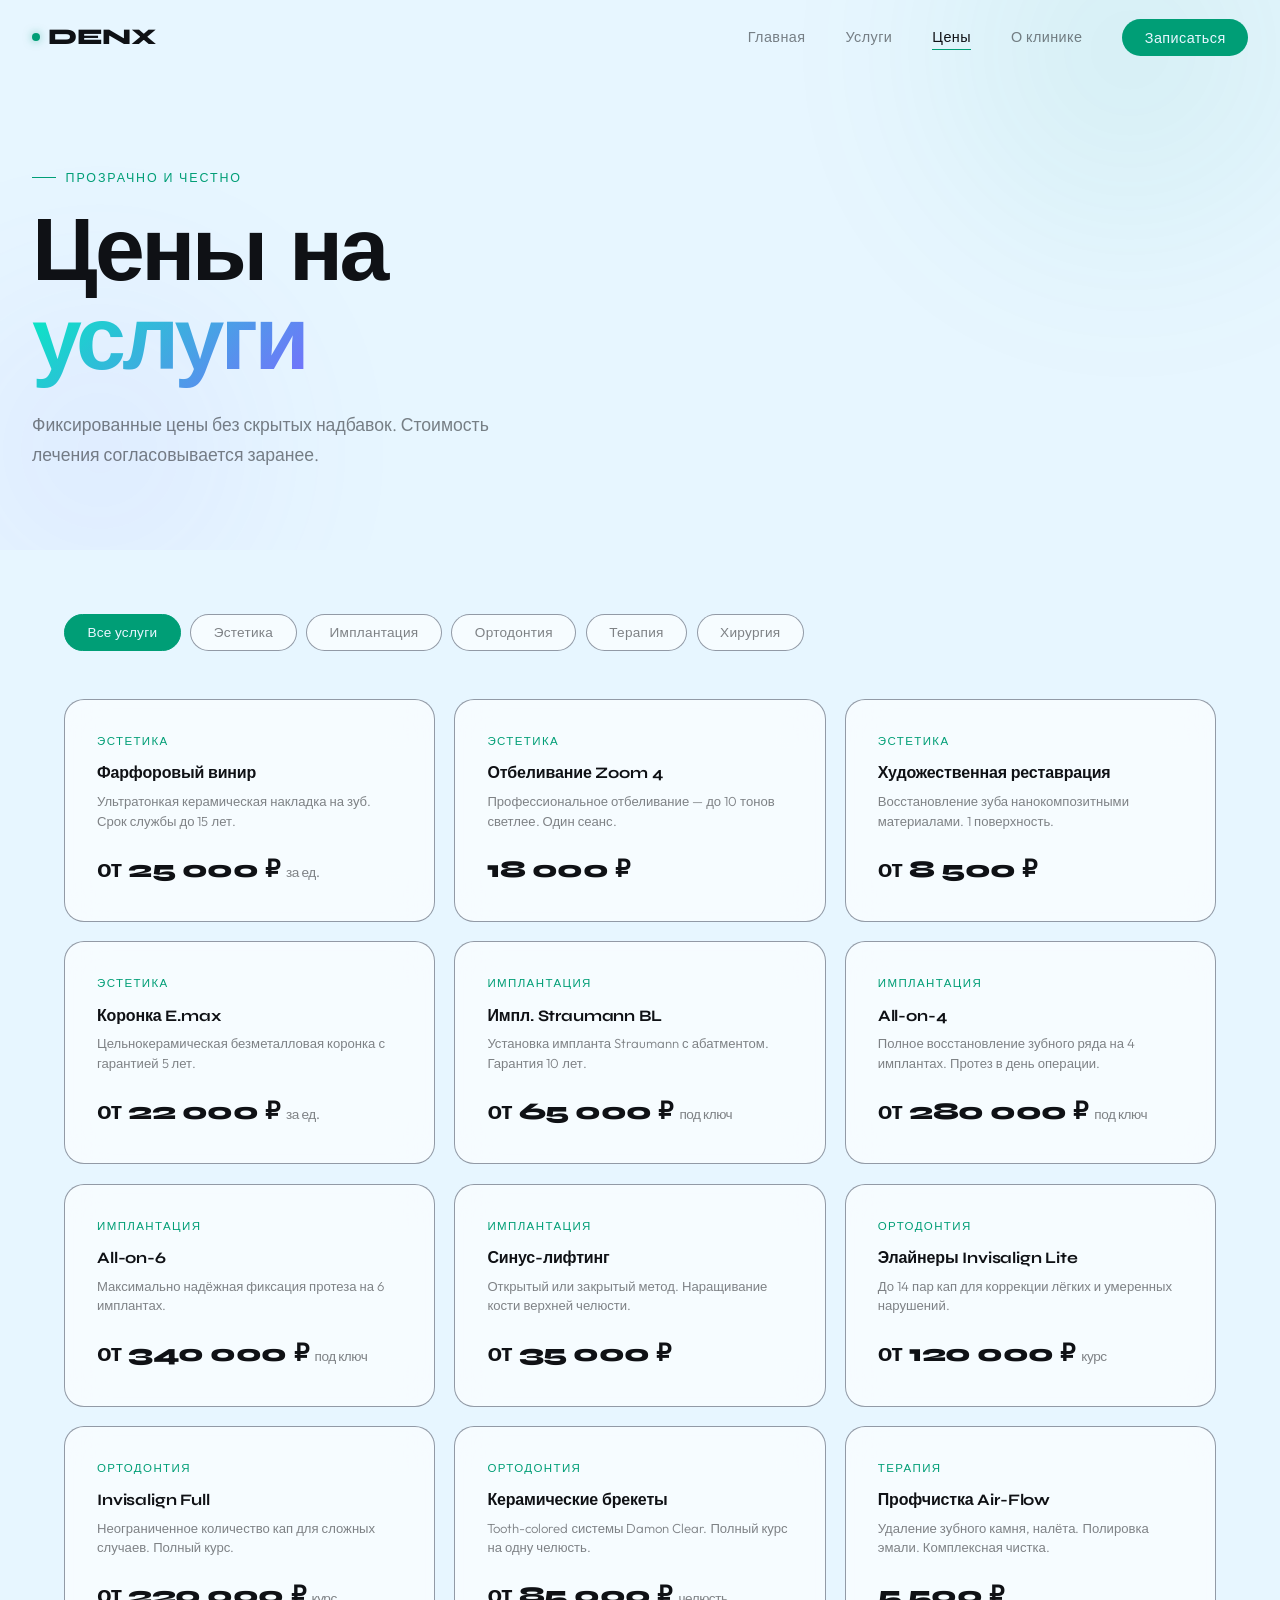
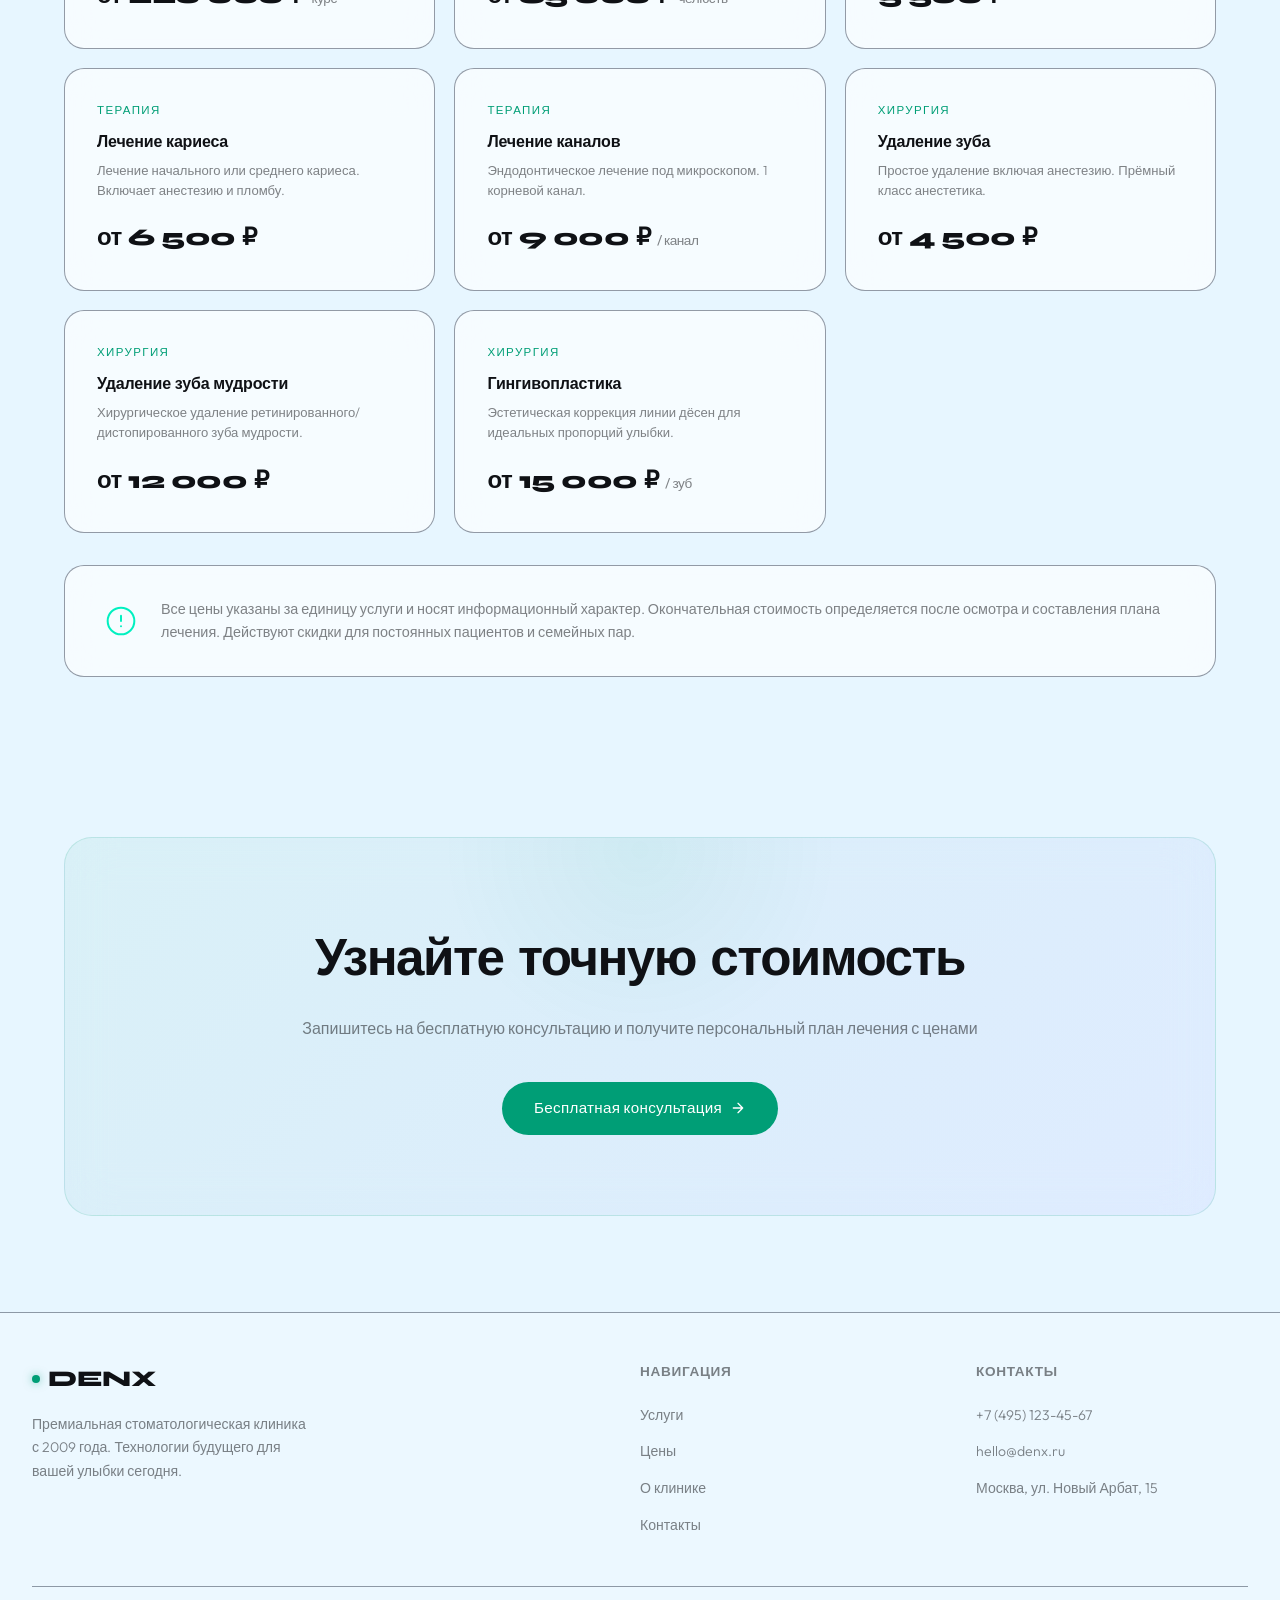
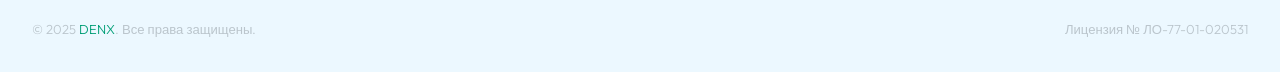
<file: pages/prices.html>
<!DOCTYPE html>
<html lang="ru">
<head>
  <meta charset="UTF-8">
  <meta name="viewport" content="width=device-width, initial-scale=1.0">
  <meta name="description" content="Цены на услуги стоматологии DENX — прозрачная и понятная ценовая политика без скрытых доплат.">
  <title>Цены — DENX</title>
  <link rel="stylesheet" href="../styles/style.css">
</head>
<body>

<nav id="navbar">
  <a href="../index.html" class="nav-logo">
    <span class="logo-dot"></span>DENX
  </a>
  <ul class="nav-links">
    <li><a href="../index.html">Главная</a></li>
    <li><a href="services.html">Услуги</a></li>
    <li><a href="prices.html" class="active">Цены</a></li>
    <li><a href="about.html">О клинике</a></li>
    <li><a href="contact.html" class="nav-cta">Записаться</a></li>
  </ul>
  <button class="hamburger" aria-label="Открыть меню">
    <span></span><span></span><span></span>
  </button>
</nav>

<div class="mobile-menu">
  <a href="../index.html">Главная</a>
  <a href="services.html">Услуги</a>
  <a href="prices.html">Цены</a>
  <a href="about.html">О клинике</a>
  <a href="contact.html">Записаться</a>
</div>

<main>
  <section class="page-hero">
    <div class="page-hero-bg">
      <div class="page-hero-orb page-hero-orb-1"></div>
      <div class="page-hero-orb page-hero-orb-2"></div>
    </div>
    <div class="page-hero-content">
      <p class="section-label">Прозрачно и честно</p>
      <h1 class="page-title">Цены на<br><span style="background:linear-gradient(135deg,#00f0c0,#7a6bff);-webkit-background-clip:text;-webkit-text-fill-color:transparent;background-clip:text;">услуги</span></h1>
      <p class="page-subtitle">Фиксированные цены без скрытых надбавок. Стоимость лечения согласовывается заранее.</p>
    </div>
  </section>

  <section class="prices-section">
    <div class="container">
      <div class="prices-filter reveal">
        <button class="filter-btn active" data-cat="all">Все услуги</button>
        <button class="filter-btn" data-cat="aesthetic">Эстетика</button>
        <button class="filter-btn" data-cat="implant">Имплантация</button>
        <button class="filter-btn" data-cat="ortho">Ортодонтия</button>
        <button class="filter-btn" data-cat="therapy">Терапия</button>
        <button class="filter-btn" data-cat="surgery">Хирургия</button>
      </div>

      <div class="prices-grid">

        <div class="glass-card price-card reveal" data-cat="aesthetic">
          <p class="price-category">Эстетика</p>
          <h3 class="price-name">Фарфоровый винир</h3>
          <p class="price-desc">Ультратонкая керамическая накладка на зуб. Срок службы до 15 лет.</p>
          <p class="price-value">от 25 000 ₽ <span>за ед.</span></p>
        </div>

        <div class="glass-card price-card reveal reveal-delay-1" data-cat="aesthetic">
          <p class="price-category">Эстетика</p>
          <h3 class="price-name">Отбеливание Zoom 4</h3>
          <p class="price-desc">Профессиональное отбеливание — до 10 тонов светлее. Один сеанс.</p>
          <p class="price-value">18 000 ₽</p>
        </div>

        <div class="glass-card price-card reveal reveal-delay-2" data-cat="aesthetic">
          <p class="price-category">Эстетика</p>
          <h3 class="price-name">Художественная реставрация</h3>
          <p class="price-desc">Восстановление зуба нанокомпозитными материалами. 1 поверхность.</p>
          <p class="price-value">от 8 500 ₽</p>
        </div>

        <div class="glass-card price-card reveal" data-cat="aesthetic">
          <p class="price-category">Эстетика</p>
          <h3 class="price-name">Коронка E.max</h3>
          <p class="price-desc">Цельнокерамическая безметалловая коронка с гарантией 5 лет.</p>
          <p class="price-value">от 22 000 ₽ <span>за ед.</span></p>
        </div>

        <div class="glass-card price-card reveal reveal-delay-1" data-cat="implant">
          <p class="price-category">Имплантация</p>
          <h3 class="price-name">Импл. Straumann BL</h3>
          <p class="price-desc">Установка импланта Straumann с абатментом. Гарантия 10 лет.</p>
          <p class="price-value">от 65 000 ₽ <span>под ключ</span></p>
        </div>

        <div class="glass-card price-card reveal reveal-delay-2" data-cat="implant">
          <p class="price-category">Имплантация</p>
          <h3 class="price-name">All-on-4</h3>
          <p class="price-desc">Полное восстановление зубного ряда на 4 имплантах. Протез в день операции.</p>
          <p class="price-value">от 280 000 ₽ <span>под ключ</span></p>
        </div>

        <div class="glass-card price-card reveal" data-cat="implant">
          <p class="price-category">Имплантация</p>
          <h3 class="price-name">All-on-6</h3>
          <p class="price-desc">Максимально надёжная фиксация протеза на 6 имплантах.</p>
          <p class="price-value">от 340 000 ₽ <span>под ключ</span></p>
        </div>

        <div class="glass-card price-card reveal reveal-delay-1" data-cat="implant">
          <p class="price-category">Имплантация</p>
          <h3 class="price-name">Синус-лифтинг</h3>
          <p class="price-desc">Открытый или закрытый метод. Наращивание кости верхней челюсти.</p>
          <p class="price-value">от 35 000 ₽</p>
        </div>

        <div class="glass-card price-card reveal" data-cat="ortho">
          <p class="price-category">Ортодонтия</p>
          <h3 class="price-name">Элайнеры Invisalign Lite</h3>
          <p class="price-desc">До 14 пар кап для коррекции лёгких и умеренных нарушений.</p>
          <p class="price-value">от 120 000 ₽ <span>курс</span></p>
        </div>

        <div class="glass-card price-card reveal reveal-delay-1" data-cat="ortho">
          <p class="price-category">Ортодонтия</p>
          <h3 class="price-name">Invisalign Full</h3>
          <p class="price-desc">Неограниченное количество кап для сложных случаев. Полный курс.</p>
          <p class="price-value">от 220 000 ₽ <span>курс</span></p>
        </div>

        <div class="glass-card price-card reveal reveal-delay-2" data-cat="ortho">
          <p class="price-category">Ортодонтия</p>
          <h3 class="price-name">Керамические брекеты</h3>
          <p class="price-desc">Tooth-colored системы Damon Clear. Полный курс на одну челюсть.</p>
          <p class="price-value">от 85 000 ₽ <span>челюсть</span></p>
        </div>

        <div class="glass-card price-card reveal" data-cat="therapy">
          <p class="price-category">Терапия</p>
          <h3 class="price-name">Профчистка Air-Flow</h3>
          <p class="price-desc">Удаление зубного камня, налёта. Полировка эмали. Комплексная чистка.</p>
          <p class="price-value">5 500 ₽</p>
        </div>

        <div class="glass-card price-card reveal reveal-delay-1" data-cat="therapy">
          <p class="price-category">Терапия</p>
          <h3 class="price-name">Лечение кариеса</h3>
          <p class="price-desc">Лечение начального или среднего кариеса. Включает анестезию и пломбу.</p>
          <p class="price-value">от 6 500 ₽</p>
        </div>

        <div class="glass-card price-card reveal reveal-delay-2" data-cat="therapy">
          <p class="price-category">Терапия</p>
          <h3 class="price-name">Лечение каналов</h3>
          <p class="price-desc">Эндодонтическое лечение под микроскопом. 1 корневой канал.</p>
          <p class="price-value">от 9 000 ₽ <span>/ канал</span></p>
        </div>

        <div class="glass-card price-card reveal" data-cat="surgery">
          <p class="price-category">Хирургия</p>
          <h3 class="price-name">Удаление зуба</h3>
          <p class="price-desc">Простое удаление включая анестезию. Прёмный класс анестетика.</p>
          <p class="price-value">от 4 500 ₽</p>
        </div>

        <div class="glass-card price-card reveal reveal-delay-1" data-cat="surgery">
          <p class="price-category">Хирургия</p>
          <h3 class="price-name">Удаление зуба мудрости</h3>
          <p class="price-desc">Хирургическое удаление ретинированного/дистопированного зуба мудрости.</p>
          <p class="price-value">от 12 000 ₽</p>
        </div>

        <div class="glass-card price-card reveal reveal-delay-2" data-cat="surgery">
          <p class="price-category">Хирургия</p>
          <h3 class="price-name">Гингивопластика</h3>
          <p class="price-desc">Эстетическая коррекция линии дёсен для идеальных пропорций улыбки.</p>
          <p class="price-value">от 15 000 ₽ <span>/ зуб</span></p>
        </div>

      </div>

      <div class="glass-card" style="padding:2rem 2.5rem;margin-top:2rem;display:flex;align-items:center;gap:1.5rem;" class="reveal">
        <svg width="32" height="32" viewBox="0 0 24 24" fill="none" stroke="#00f0c0" stroke-width="1.5" stroke-linecap="round" stroke-linejoin="round" style="flex-shrink:0"><circle cx="12" cy="12" r="10"/><line x1="12" y1="8" x2="12" y2="12"/><line x1="12" y1="16" x2="12.01" y2="16"/></svg>
        <p style="font-size:0.9rem;color:var(--text-muted);font-weight:300;line-height:1.6">Все цены указаны за единицу услуги и носят информационный характер. Окончательная стоимость определяется после осмотра и составления плана лечения. Действуют скидки для постоянных пациентов и семейных пар.</p>
      </div>
    </div>
  </section>

  <section class="cta-section">
    <div class="container">
      <div class="cta-inner reveal">
        <h2 class="cta-title">Узнайте точную стоимость</h2>
        <p class="cta-sub">Запишитесь на бесплатную консультацию и получите персональный план лечения с ценами</p>
        <a href="contact.html" class="btn btn-primary">
          Бесплатная консультация
          <svg width="16" height="16" viewBox="0 0 24 24" fill="none" stroke="currentColor" stroke-width="2" stroke-linecap="round" stroke-linejoin="round"><path d="M5 12h14M12 5l7 7-7 7"/></svg>
        </a>
      </div>
    </div>
  </section>
</main>

<footer>
  <div class="footer-inner">
    <div class="footer-top">
      <div class="footer-brand">
        <div class="nav-logo">
          <span class="logo-dot"></span>DENX
        </div>
        <p>Премиальная стоматологическая клиника с 2009 года. Технологии будущего для вашей улыбки сегодня.</p>
      </div>
      <div>
        <p class="footer-col-title">Навигация</p>
        <ul class="footer-links">
          <li><a href="services.html">Услуги</a></li>
          <li><a href="prices.html">Цены</a></li>
          <li><a href="about.html">О клинике</a></li>
          <li><a href="contact.html">Контакты</a></li>
        </ul>
      </div>
      <div>
        <p class="footer-col-title">Контакты</p>
        <ul class="footer-links">
          <li><a href="tel:+74951234567">+7 (495) 123-45-67</a></li>
          <li><a href="mailto:hello@denx.ru">hello@denx.ru</a></li>
          <li><a href="#">Москва, ул. Новый Арбат, 15</a></li>
        </ul>
      </div>
    </div>
    <div class="footer-bottom">
      <p class="footer-copy">© 2025 <span class="footer-mint">DENX</span>. Все права защищены.</p>
      <p class="footer-copy">Лицензия № ЛО-77-01-020531</p>
    </div>
  </div>
</footer>

<script src="../scripts/main.js"></script>
</body>
</html>
</file>
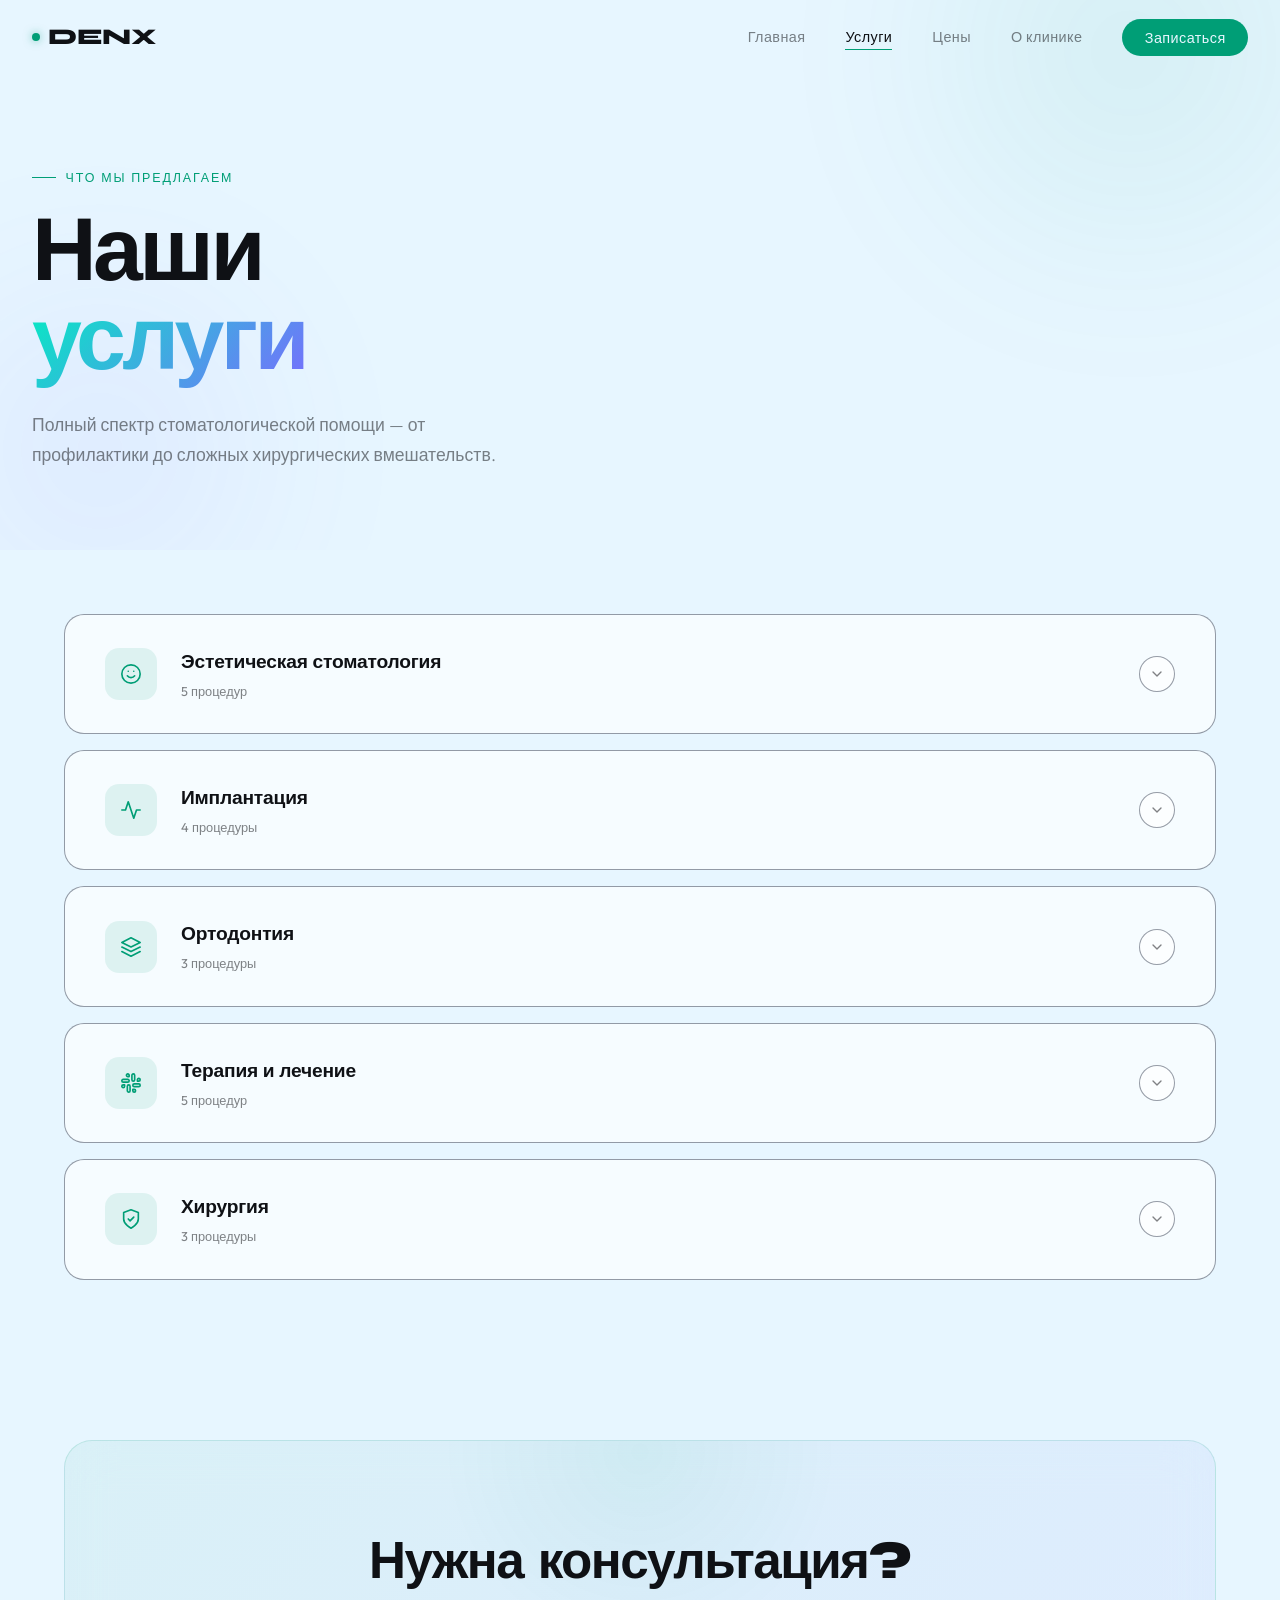
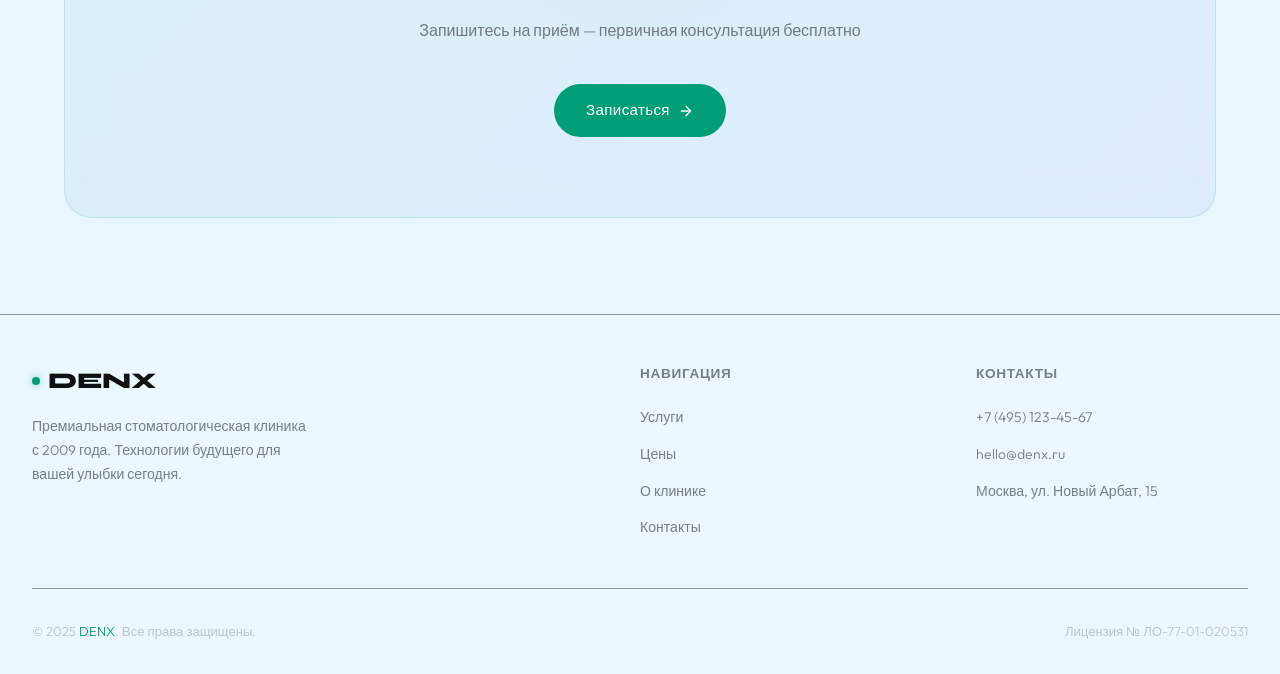
<file: pages/services.html>
<!DOCTYPE html>
<html lang="ru">
<head>
  <meta charset="UTF-8">
  <meta name="viewport" content="width=device-width, initial-scale=1.0">
  <meta name="description" content="Услуги стоматологии DENX — полный спектр стоматологических услуг с применением современных технологий.">
  <title>Услуги — DENX</title>
  <link rel="stylesheet" href="../styles/style.css">
</head>
<body>

<nav id="navbar">
  <a href="../index.html" class="nav-logo">
    <span class="logo-dot"></span>DENX
  </a>
  <ul class="nav-links">
    <li><a href="../index.html">Главная</a></li>
    <li><a href="services.html" class="active">Услуги</a></li>
    <li><a href="prices.html">Цены</a></li>
    <li><a href="about.html">О клинике</a></li>
    <li><a href="contact.html" class="nav-cta">Записаться</a></li>
  </ul>
  <button class="hamburger" aria-label="Открыть меню">
    <span></span><span></span><span></span>
  </button>
</nav>

<div class="mobile-menu">
  <a href="../index.html">Главная</a>
  <a href="services.html">Услуги</a>
  <a href="prices.html">Цены</a>
  <a href="about.html">О клинике</a>
  <a href="contact.html">Записаться</a>
</div>

<main>
  <section class="page-hero">
    <div class="page-hero-bg">
      <div class="page-hero-orb page-hero-orb-1"></div>
      <div class="page-hero-orb page-hero-orb-2"></div>
    </div>
    <div class="page-hero-content">
      <p class="section-label">Что мы предлагаем</p>
      <h1 class="page-title">Наши<br><span style="background:linear-gradient(135deg,#00f0c0,#7a6bff);-webkit-background-clip:text;-webkit-text-fill-color:transparent;background-clip:text;">услуги</span></h1>
      <p class="page-subtitle">Полный спектр стоматологической помощи — от профилактики до сложных хирургических вмешательств.</p>
    </div>
  </section>

  <section class="services-section">
    <div class="container">
      <div class="services-categories">

        <div class="accordion-item reveal">
          <div class="accordion-header">
            <div class="accordion-icon-wrap">
              <svg viewBox="0 0 24 24" fill="none" stroke-width="1.8" stroke-linecap="round" stroke-linejoin="round">
                <circle cx="12" cy="12" r="10"/><path d="M8 14s1.5 2 4 2 4-2 4-2"/><line x1="9" y1="9" x2="9.01" y2="9"/><line x1="15" y1="9" x2="15.01" y2="9"/>
              </svg>
            </div>
            <div class="accordion-title-wrap">
              <h2 class="accordion-cat-title">Эстетическая стоматология</h2>
              <p class="accordion-cat-count">5 процедур</p>
            </div>
            <div class="accordion-toggle">
              <svg viewBox="0 0 24 24" fill="none" stroke-width="2" stroke-linecap="round" stroke-linejoin="round">
                <polyline points="6 9 12 15 18 9"/>
              </svg>
            </div>
          </div>
          <div class="accordion-body">
            <div class="accordion-services-list">
              <div class="acc-service-item">
                <p class="acc-service-name">Виниры</p>
                <p class="acc-service-desc">Керамические и композитные накладки для идеальной формы и цвета зубов. Срок службы до 15 лет.</p>
              </div>
              <div class="acc-service-item">
                <p class="acc-service-name">Отбеливание Zoom</p>
                <p class="acc-service-desc">Профессиональное отбеливание системой Zoom 4 — до 10 тонов светлее за одну процедуру.</p>
              </div>
              <div class="acc-service-item">
                <p class="acc-service-name">Художественная реставрация</p>
                <p class="acc-service-desc">Восстановление формы, размера и цвета зуба с применением нанокомпозитных материалов.</p>
              </div>
              <div class="acc-service-item">
                <p class="acc-service-name">E.max коронки</p>
                <p class="acc-service-desc">Цельнокерамические коронки из прессованной литиевой керамики — прочность и эстетика в одном.</p>
              </div>
              <div class="acc-service-item">
                <p class="acc-service-name">Диастема и тремы</p>
                <p class="acc-service-desc">Закрытие промежутков между зубами безметалловыми конструкциями без протезирования.</p>
              </div>
            </div>
          </div>
        </div>

        <div class="accordion-item reveal reveal-delay-1">
          <div class="accordion-header">
            <div class="accordion-icon-wrap">
              <svg viewBox="0 0 24 24" fill="none" stroke-width="1.8" stroke-linecap="round" stroke-linejoin="round">
                <polyline points="22 12 18 12 15 21 9 3 6 12 2 12"/>
              </svg>
            </div>
            <div class="accordion-title-wrap">
              <h2 class="accordion-cat-title">Имплантация</h2>
              <p class="accordion-cat-count">4 процедуры</p>
            </div>
            <div class="accordion-toggle">
              <svg viewBox="0 0 24 24" fill="none" stroke-width="2" stroke-linecap="round" stroke-linejoin="round">
                <polyline points="6 9 12 15 18 9"/>
              </svg>
            </div>
          </div>
          <div class="accordion-body">
            <div class="accordion-services-list">
              <div class="acc-service-item">
                <p class="acc-service-name">Импланты Straumann</p>
                <p class="acc-service-desc">Швейцарские импланты — мировой стандарт надёжности. Приживаемость 99,7%. Гарантия 10 лет.</p>
              </div>
              <div class="acc-service-item">
                <p class="acc-service-name">Немедленная нагрузка</p>
                <p class="acc-service-desc">Протезирование в день установки импланта — уходите с новым зубом в тот же день.</p>
              </div>
              <div class="acc-service-item">
                <p class="acc-service-name">All-on-4 / All-on-6</p>
                <p class="acc-service-desc">Полное восстановление зубного ряда на 4 или 6 имплантах за одно посещение.</p>
              </div>
              <div class="acc-service-item">
                <p class="acc-service-name">Синус-лифтинг</p>
                <p class="acc-service-desc">Наращивание объёма костной ткани для установки импланта при недостаточном объёме кости.</p>
              </div>
            </div>
          </div>
        </div>

        <div class="accordion-item reveal reveal-delay-2">
          <div class="accordion-header">
            <div class="accordion-icon-wrap">
              <svg viewBox="0 0 24 24" fill="none" stroke-width="1.8" stroke-linecap="round" stroke-linejoin="round">
                <path d="M12 2L2 7l10 5 10-5-10-5zM2 17l10 5 10-5M2 12l10 5 10-5"/>
              </svg>
            </div>
            <div class="accordion-title-wrap">
              <h2 class="accordion-cat-title">Ортодонтия</h2>
              <p class="accordion-cat-count">3 процедуры</p>
            </div>
            <div class="accordion-toggle">
              <svg viewBox="0 0 24 24" fill="none" stroke-width="2" stroke-linecap="round" stroke-linejoin="round">
                <polyline points="6 9 12 15 18 9"/>
              </svg>
            </div>
          </div>
          <div class="accordion-body">
            <div class="accordion-services-list">
              <div class="acc-service-item">
                <p class="acc-service-name">Элайнеры Invisalign</p>
                <p class="acc-service-desc">Прозрачные съёмные капы для выравнивания зубов. Незаметно, комфортно, предсказуемо.</p>
              </div>
              <div class="acc-service-item">
                <p class="acc-service-name">Керамические брекеты</p>
                <p class="acc-service-desc">Эффективное исправление прикуса с минимальной заметностью системы. Tooth-colored дуги.</p>
              </div>
              <div class="acc-service-item">
                <p class="acc-service-name">Ретейнеры</p>
                <p class="acc-service-desc">Фиксация результата ортодонтического лечения — съёмные и несъёмные конструкции.</p>
              </div>
            </div>
          </div>
        </div>

        <div class="accordion-item reveal reveal-delay-3">
          <div class="accordion-header">
            <div class="accordion-icon-wrap">
              <svg viewBox="0 0 24 24" fill="none" stroke-width="1.8" stroke-linecap="round" stroke-linejoin="round">
                <path d="M14.5 10c-.83 0-1.5-.67-1.5-1.5v-5c0-.83.67-1.5 1.5-1.5s1.5.67 1.5 1.5v5c0 .83-.67 1.5-1.5 1.5z"/>
                <path d="M20.5 10H19V8.5c0-.83.67-1.5 1.5-1.5s1.5.67 1.5 1.5-.67 1.5-1.5 1.5z"/>
                <path d="M9.5 14c.83 0 1.5.67 1.5 1.5v5c0 .83-.67 1.5-1.5 1.5S8 21.33 8 20.5v-5c0-.83.67-1.5 1.5-1.5z"/>
                <path d="M3.5 14H5v1.5c0 .83-.67 1.5-1.5 1.5S2 16.33 2 15.5 2.67 14 3.5 14z"/>
                <path d="M14 14.5c0-.83.67-1.5 1.5-1.5h5c.83 0 1.5.67 1.5 1.5s-.67 1.5-1.5 1.5h-5c-.83 0-1.5-.67-1.5-1.5z"/>
                <path d="M15.5 19H14v1.5c0 .83.67 1.5 1.5 1.5s1.5-.67 1.5-1.5-.67-1.5-1.5-1.5z"/>
                <path d="M10 9.5C10 8.67 9.33 8 8.5 8h-5C2.67 8 2 8.67 2 9.5S2.67 11 3.5 11h5c.83 0 1.5-.67 1.5-1.5z"/>
                <path d="M8.5 5H10V3.5C10 2.67 9.33 2 8.5 2S7 2.67 7 3.5 7.67 5 8.5 5z"/>
              </svg>
            </div>
            <div class="accordion-title-wrap">
              <h2 class="accordion-cat-title">Терапия и лечение</h2>
              <p class="accordion-cat-count">5 процедур</p>
            </div>
            <div class="accordion-toggle">
              <svg viewBox="0 0 24 24" fill="none" stroke-width="2" stroke-linecap="round" stroke-linejoin="round">
                <polyline points="6 9 12 15 18 9"/>
              </svg>
            </div>
          </div>
          <div class="accordion-body">
            <div class="accordion-services-list">
              <div class="acc-service-item">
                <p class="acc-service-name">Лечение кариеса</p>
                <p class="acc-service-desc">Диагностика и лечение любой стадии кариеса под микроскопом с применением нанокомпозитов.</p>
              </div>
              <div class="acc-service-item">
                <p class="acc-service-name">Эндодонтия (каналы)</p>
                <p class="acc-service-desc">Лечение пульпита и периодонтита под операционным микроскопом — точно и без рецидивов.</p>
              </div>
              <div class="acc-service-item">
                <p class="acc-service-name">Профессиональная чистка</p>
                <p class="acc-service-desc">Удаление зубного камня и налёта методом Air-Flow. Полировка эмали. Рекомендуется каждые 6 месяцев.</p>
              </div>
              <div class="acc-service-item">
                <p class="acc-service-name">Лечение пародонта</p>
                <p class="acc-service-desc">Кюретаж, антисептическая обработка, лазерная терапия заболеваний дёсен.</p>
              </div>
              <div class="acc-service-item">
                <p class="acc-service-name">Фторирование и реминерализация</p>
                <p class="acc-service-desc">Профилактическое укрепление эмали, защита от кариеса и повышенной чувствительности.</p>
              </div>
            </div>
          </div>
        </div>

        <div class="accordion-item reveal reveal-delay-4">
          <div class="accordion-header">
            <div class="accordion-icon-wrap">
              <svg viewBox="0 0 24 24" fill="none" stroke-width="1.8" stroke-linecap="round" stroke-linejoin="round">
                <path d="M12 22s8-4 8-10V5l-8-3-8 3v7c0 6 8 10 8 10z"/>
                <path d="M9 12l2 2 4-4"/>
              </svg>
            </div>
            <div class="accordion-title-wrap">
              <h2 class="accordion-cat-title">Хирургия</h2>
              <p class="accordion-cat-count">3 процедуры</p>
            </div>
            <div class="accordion-toggle">
              <svg viewBox="0 0 24 24" fill="none" stroke-width="2" stroke-linecap="round" stroke-linejoin="round">
                <polyline points="6 9 12 15 18 9"/>
              </svg>
            </div>
          </div>
          <div class="accordion-body">
            <div class="accordion-services-list">
              <div class="acc-service-item">
                <p class="acc-service-name">Удаление зубов</p>
                <p class="acc-service-desc">Простое и хирургическое удаление, в том числе зубов мудрости, с минимальной травматичностью.</p>
              </div>
              <div class="acc-service-item">
                <p class="acc-service-name">Пластика уздечки</p>
                <p class="acc-service-desc">Хирургическая коррекция уздечки губы и языка лазерным методом — без швов и длительного заживления.</p>
              </div>
              <div class="acc-service-item">
                <p class="acc-service-name">Гингивопластика</p>
                <p class="acc-service-desc">Корректировка линии дёсен для создания эстетически совершенной улыбки и правильных пропорций.</p>
              </div>
            </div>
          </div>
        </div>

      </div>
    </div>
  </section>

  <section class="cta-section">
    <div class="container">
      <div class="cta-inner reveal">
        <h2 class="cta-title">Нужна консультация?</h2>
        <p class="cta-sub">Запишитесь на приём — первичная консультация бесплатно</p>
        <a href="contact.html" class="btn btn-primary">
          Записаться
          <svg width="16" height="16" viewBox="0 0 24 24" fill="none" stroke="currentColor" stroke-width="2" stroke-linecap="round" stroke-linejoin="round"><path d="M5 12h14M12 5l7 7-7 7"/></svg>
        </a>
      </div>
    </div>
  </section>
</main>

<footer>
  <div class="footer-inner">
    <div class="footer-top">
      <div class="footer-brand">
        <div class="nav-logo">
          <span class="logo-dot"></span>DENX
        </div>
        <p>Премиальная стоматологическая клиника с 2009 года. Технологии будущего для вашей улыбки сегодня.</p>
      </div>
      <div>
        <p class="footer-col-title">Навигация</p>
        <ul class="footer-links">
          <li><a href="services.html">Услуги</a></li>
          <li><a href="prices.html">Цены</a></li>
          <li><a href="about.html">О клинике</a></li>
          <li><a href="contact.html">Контакты</a></li>
        </ul>
      </div>
      <div>
        <p class="footer-col-title">Контакты</p>
        <ul class="footer-links">
          <li><a href="tel:+74951234567">+7 (495) 123-45-67</a></li>
          <li><a href="mailto:hello@denx.ru">hello@denx.ru</a></li>
          <li><a href="#">Москва, ул. Новый Арбат, 15</a></li>
        </ul>
      </div>
    </div>
    <div class="footer-bottom">
      <p class="footer-copy">© 2025 <span class="footer-mint">DENX</span>. Все права защищены.</p>
      <p class="footer-copy">Лицензия № ЛО-77-01-020531</p>
    </div>
  </div>
</footer>

<script src="../scripts/main.js"></script>
</body>
</html>
</file>
<file: styles/style.css>
@import url('https://fonts.googleapis.com/css2?family=Syne:wght@400;500;600;700;800&family=Outfit:wght@300;400;500;600&display=swap');

:root {
  --bg: #e7f6ff;
  --bg2: #ffffff36;
  --bg3: #dfe2ee;
  --mint: #009e76;
  --mint-dim: rgba(0, 158, 118, 0.1);
  --lavender: #5f4fff;
  --lavender-dim: rgba(95, 79, 255, 0.1);
  --text: #0f1115;
  --text-muted: rgba(15, 17, 21, 0.52);
  --text-dim: rgba(15, 17, 21, 0.22);
  --glass: rgba(255, 255, 255, 0.62);
  --glass-border: rgba(33, 43, 65, 0.466);
  --glass-hover: rgba(255, 255, 255, 0.88);
  --radius: 20px;
  --radius-sm: 12px;
  --transition: 0.4s cubic-bezier(0.25, 0.46, 0.45, 0.94);
}

*, *::before, *::after {
  margin: 0;
  padding: 0;
  box-sizing: border-box;
}

html {
  scroll-behavior: smooth;
  font-size: 16px;
}

body {
  font-family: 'Outfit', sans-serif;
  background-color: var(--bg);
  color: var(--text);
  overflow-x: hidden;
  line-height: 1.6;
}

::selection {
  background: var(--mint);
  color: var(--bg);
}

::-webkit-scrollbar {
  width: 4px;
}

::-webkit-scrollbar-track {
  background: var(--bg2);
}

::-webkit-scrollbar-thumb {
  background: var(--mint);
  border-radius: 2px;
}

a {
  text-decoration: none;
  color: inherit;
}

img {
  max-width: 100%;
}

.container {
  max-width: 1280px;
  margin: 0 auto;
  padding: 0 2rem;
}

nav {
  position: fixed;
  top: 0;
  left: 0;
  right: 0;
  z-index: 1000;
  padding: 1.2rem 2rem;
  display: flex;
  align-items: center;
  justify-content: space-between;
  transition: var(--transition);
  background: transparent;
}

nav.scrolled {
  background: rgba(244, 246, 251, 0.92);
  backdrop-filter: blur(24px);
  -webkit-backdrop-filter: blur(24px);
  border-bottom: 1px solid var(--glass-border);
  box-shadow: 0 2px 24px rgba(15, 17, 21, 0.06);
}

.nav-logo {
  font-family: 'Syne', sans-serif;
  font-weight: 800;
  font-size: 1.4rem;
  letter-spacing: -0.02em;
  display: flex;
  align-items: center;
  gap: 0.5rem;
}

.logo-dot {
  width: 8px;
  height: 8px;
  background: var(--mint);
  border-radius: 50%;
  display: inline-block;
  box-shadow: 0 0 8px rgba(0, 158, 118, 0.5);
  animation: pulse-dot 2s ease-in-out infinite;
}

@keyframes pulse-dot {
  0%, 100% { opacity: 1; transform: scale(1); }
  50% { opacity: 0.6; transform: scale(1.3); }
}

.nav-links {
  display: flex;
  align-items: center;
  gap: 2.5rem;
  list-style: none;
}

.nav-links a {
  font-size: 0.9rem;
  font-weight: 400;
  color: var(--text-muted);
  transition: color 0.3s ease;
  position: relative;
  letter-spacing: 0.03em;
}

.nav-links a::after {
  content: '';
  position: absolute;
  bottom: -4px;
  left: 0;
  width: 0;
  height: 1px;
  background: var(--mint);
  transition: width 0.3s ease;
}

.nav-links a:hover,
.nav-links a.active {
  color: var(--text);
}

.nav-links a:hover::after,
.nav-links a.active::after {
  width: 100%;
}

.nav-cta {
  font-size: 0.85rem;
  font-weight: 500;
  padding: 0.6rem 1.4rem;
  border-radius: 50px;
  background: var(--mint);
  color: var(--bg) !important;
  transition: var(--transition) !important;
  letter-spacing: 0.02em;
}

.nav-cta::after {
  display: none !important;
}

.nav-cta:hover {
  background: var(--text) !important;
  color: var(--bg) !important;
  box-shadow: 0 0 24px rgba(0, 158, 118, 0.25) !important;
}

.hamburger {
  display: none;
  flex-direction: column;
  gap: 5px;
  cursor: pointer;
  padding: 4px;
  background: none;
  border: none;
  z-index: 1001;
}

.hamburger span {
  display: block;
  width: 24px;
  height: 2px;
  background: var(--text);
  transition: var(--transition);
  border-radius: 2px;
}

.hamburger.open span:nth-child(1) {
  transform: translateY(7px) rotate(45deg);
}

.hamburger.open span:nth-child(2) {
  opacity: 0;
  transform: scaleX(0);
}

.hamburger.open span:nth-child(3) {
  transform: translateY(-7px) rotate(-45deg);
}

.mobile-menu {
  display: none;
  position: fixed;
  top: 0;
  left: 0;
  right: 0;
  bottom: 0;
  background: rgba(244, 246, 251, 0.97);
  backdrop-filter: blur(32px);
  z-index: 999;
  flex-direction: column;
  align-items: center;
  justify-content: center;
  gap: 2.5rem;
  opacity: 0;
  pointer-events: none;
  transition: opacity 0.4s ease;
}

.mobile-menu.open {
  opacity: 1;
  pointer-events: all;
}

.mobile-menu a {
  font-family: 'Syne', sans-serif;
  font-size: 2.5rem;
  font-weight: 700;
  color: var(--text-muted);
  transition: color 0.3s ease;
  letter-spacing: -0.02em;
}

.mobile-menu a:hover {
  color: var(--mint);
}

.btn {
  display: inline-flex;
  align-items: center;
  gap: 0.5rem;
  font-family: 'Outfit', sans-serif;
  font-size: 0.95rem;
  font-weight: 500;
  padding: 0.9rem 2rem;
  border-radius: 50px;
  border: none;
  cursor: pointer;
  transition: var(--transition);
  letter-spacing: 0.02em;
  position: relative;
  overflow: hidden;
}

.btn-primary {
  background: var(--mint);
  color: #ffffff;
}

.btn-primary:hover {
  background: #007a5b;
  box-shadow: 0 0 40px rgba(0, 158, 118, 0.28);
  transform: translateY(-2px);
}

.btn-secondary {
  background: var(--glass);
  color: var(--text);
  border: 1px solid var(--glass-border);
  backdrop-filter: blur(12px);
}

.btn-secondary:hover {
  background: var(--glass-hover);
  border-color: rgba(15, 17, 21, 0.18);
  transform: translateY(-2px);
}

.glass-card {
  background: var(--glass);
  border: 1px solid var(--glass-border);
  border-radius: var(--radius);
  backdrop-filter: blur(20px);
  -webkit-backdrop-filter: blur(20px);
  transition: var(--transition);
}

.glass-card:hover {
  background: var(--glass-hover);
  border-color: rgba(0, 158, 118, 0.25);
  transform: translateY(-6px);
  box-shadow: 0 20px 50px rgba(15, 17, 21, 0.1), 0 0 40px var(--mint-dim);
}

.section-label {
  display: inline-flex;
  align-items: center;
  gap: 0.6rem;
  font-size: 0.78rem;
  font-weight: 500;
  letter-spacing: 0.15em;
  text-transform: uppercase;
  color: var(--mint);
  margin-bottom: 1.2rem;
}

.section-label::before {
  content: '';
  display: block;
  width: 24px;
  height: 1px;
  background: var(--mint);
}

.section-title {
  font-family: 'Syne', sans-serif;
  font-size: clamp(2rem, 4vw, 3.2rem);
  font-weight: 800;
  line-height: 1.1;
  letter-spacing: -0.03em;
  color: var(--text);
}

.section-title span {
  background: linear-gradient(135deg, var(--mint), var(--lavender));
  -webkit-background-clip: text;
  -webkit-text-fill-color: transparent;
  background-clip: text;
}

.section-subtitle {
  font-size: 1rem;
  color: var(--text-muted);
  max-width: 480px;
  line-height: 1.7;
  font-weight: 300;
}

.reveal {
  opacity: 0;
  transform: translateY(40px);
  transition: opacity 0.7s ease, transform 0.7s ease;
}

.reveal.visible {
  opacity: 1;
  transform: translateY(0);
}

.reveal-delay-1 { transition-delay: 0.1s; }
.reveal-delay-2 { transition-delay: 0.2s; }
.reveal-delay-3 { transition-delay: 0.3s; }
.reveal-delay-4 { transition-delay: 0.4s; }
.reveal-delay-5 { transition-delay: 0.5s; }

.hero {
  min-height: 100vh;
  display: flex;
  align-items: center;
  position: relative;
  overflow: hidden;
  padding: 8rem 2rem 4rem;
}

.hero-bg {
  position: absolute;
  inset: 0;
  pointer-events: none;
  z-index: 0;
}

.orb {
  position: absolute;
  border-radius: 50%;
  filter: blur(80px);
  opacity: 0.18;
  animation: orb-float 8s ease-in-out infinite;
}

.orb-1 {
  width: 600px;
  height: 600px;
  background: radial-gradient(circle, #009aff, #00adffc7 70%);
  top: -200px;
  right: -100px;
  animation-delay: 0s;
}

.orb-2 {
  width: 500px;
  height: 500px;
  background: radial-gradient(circle, #009aff, #00adffc7 70%);
  bottom: -100px;
  left: -150px;
  animation-delay: 3s;
  opacity: 0.12;
}

.orb-3 {
  width: 300px;
  height: 300px;
  background: radial-gradient(circle, #53baff, #002fffc7 70%);
  top: 40%;
  left: 40%;
  animation-delay: 6s;
  opacity: 0.1;
}

@keyframes orb-float {
  0%, 100% { transform: translate(0, 0) scale(1); }
  33% { transform: translate(30px, -30px) scale(1.05); }
  66% { transform: translate(-20px, 20px) scale(0.95); }
}

.hero-grid-overlay {
  position: absolute;
  inset: 0;
  background-image:
    linear-gradient(rgba(15, 17, 21, 0.04) 1px, transparent 1px),
    linear-gradient(90deg, rgba(15, 17, 21, 0.04) 1px, transparent 1px);
  background-size: 60px 60px;
  opacity: 0.5;
}

.hero-content {
  position: relative;
  z-index: 1;
  max-width: 1280px;
  margin: 0 auto;
  width: 100%;
}

.hero-eyebrow {
  display: inline-flex;
  align-items: center;
  gap: 0.8rem;
  font-size: 0.82rem;
  font-weight: 400;
  letter-spacing: 0.12em;
  text-transform: uppercase;
  color: var(--mint);
  margin-bottom: 1.5rem;
  opacity: 0;
  animation: fade-up 0.8s ease forwards 0.2s;
}

.hero-eyebrow-line {
  display: block;
  width: 32px;
  height: 1px;
  background: var(--mint);
}

.hero-title {
  font-family: 'Syne', sans-serif;
  font-size: clamp(3.5rem, 9vw, 8rem);
  font-weight: 800;
  line-height: 0.95;
  letter-spacing: -0.04em;
  margin-bottom: 2rem;
  opacity: 0;
  animation: fade-up 0.8s ease forwards 0.4s;
}

.hero-title-line2 {
  display: block;
  background: linear-gradient(135deg, var(--mint) 0%, var(--lavender) 100%);
  -webkit-background-clip: text;
  -webkit-text-fill-color: transparent;
  background-clip: text;
}

.hero-desc {
  font-size: clamp(1rem, 1.8vw, 1.15rem);
  color: var(--text-muted);
  max-width: 500px;
  line-height: 1.75;
  font-weight: 300;
  margin-bottom: 3rem;
  opacity: 0;
  animation: fade-up 0.8s ease forwards 0.6s;
}

.hero-buttons {
  display: flex;
  gap: 1rem;
  flex-wrap: wrap;
  opacity: 0;
  animation: fade-up 0.8s ease forwards 0.8s;
}

.hero-stats {
  display: flex;
  gap: 3rem;
  margin-top: 5rem;
  padding-top: 3rem;
  border-top: 1px solid var(--glass-border);
  opacity: 0;
  animation: fade-up 0.8s ease forwards 1s;
}

.hero-stat-num {
  font-family: 'Syne', sans-serif;
  font-size: 2.2rem;
  font-weight: 800;
  letter-spacing: -0.03em;
  color: var(--mint);
  line-height: 1;
  margin-bottom: 0.3rem;
}

.hero-stat-label {
  font-size: 0.82rem;
  color: var(--text-muted);
  letter-spacing: 0.05em;
}

@keyframes fade-up {
  from { opacity: 0; transform: translateY(30px); }
  to { opacity: 1; transform: translateY(0); }
}

.advantages {
  padding: 6rem 2rem;
  background: var(--bg2);
  position: relative;
}

.advantages-grid {
  display: grid;
  grid-template-columns: repeat(3, 1fr);
  gap: 1.5rem;
  margin-top: 4rem;
}

.adv-card {
  padding: 2.5rem;
  position: relative;
  overflow: hidden;
}

.adv-card::before {
  content: '';
  position: absolute;
  top: 0;
  left: 0;
  right: 0;
  height: 2px;
  background: linear-gradient(90deg, var(--mint), var(--lavender));
  transform: scaleX(0);
  transform-origin: left;
  transition: transform 0.5s ease;
}

.adv-card:hover::before {
  transform: scaleX(1);
}

.adv-icon {
  width: 56px;
  height: 56px;
  border-radius: 14px;
  background: var(--mint-dim);
  display: flex;
  align-items: center;
  justify-content: center;
  margin-bottom: 1.5rem;
  transition: var(--transition);
}

.adv-card:hover .adv-icon {
  background: var(--mint);
  box-shadow: 0 0 20px rgba(0, 158, 118, 0.3);
}

.adv-icon svg {
  width: 24px;
  height: 24px;
  stroke: var(--mint);
  transition: stroke 0.3s ease;
}

.adv-card:hover .adv-icon svg {
  stroke: var(--bg);
}

.adv-title {
  font-family: 'Syne', sans-serif;
  font-size: 1.2rem;
  font-weight: 700;
  margin-bottom: 0.8rem;
  letter-spacing: -0.01em;
}

.adv-text {
  font-size: 0.9rem;
  color: var(--text-muted);
  line-height: 1.7;
  font-weight: 300;
}

.services-preview {
  padding: 6rem 2rem;
  position: relative;
}

.services-header {
  display: flex;
  justify-content: space-between;
  align-items: flex-end;
  margin-bottom: 4rem;
}

.services-grid {
  display: grid;
  grid-template-columns: repeat(2, 1fr);
  gap: 1.5rem;
}

.service-card {
  padding: 2.5rem;
  display: flex;
  gap: 2rem;
  align-items: flex-start;
  cursor: pointer;
  position: relative;
  overflow: hidden;
}

.service-card::after {
  content: '';
  position: absolute;
  inset: 0;
  background: linear-gradient(135deg, var(--mint-dim), transparent);
  opacity: 0;
  transition: opacity 0.4s ease;
  border-radius: var(--radius);
}

.service-card:hover::after {
  opacity: 1;
}

.service-num {
  font-family: 'Syne', sans-serif;
  font-size: 3.5rem;
  font-weight: 800;
  color: var(--text-dim);
  line-height: 1;
  letter-spacing: -0.04em;
  transition: color 0.3s ease;
  flex-shrink: 0;
  min-width: 60px;
}

.service-card:hover .service-num {
  color: var(--mint-dim);
}

.service-info {
  position: relative;
  z-index: 1;
}

.service-name {
  font-family: 'Syne', sans-serif;
  font-size: 1.15rem;
  font-weight: 700;
  margin-bottom: 0.6rem;
  letter-spacing: -0.01em;
}

.service-desc {
  font-size: 0.88rem;
  color: var(--text-muted);
  line-height: 1.65;
  font-weight: 300;
}

.service-arrow {
  margin-left: auto;
  width: 36px;
  height: 36px;
  border-radius: 50%;
  background: var(--glass);
  border: 1px solid var(--glass-border);
  display: flex;
  align-items: center;
  justify-content: center;
  flex-shrink: 0;
  transition: var(--transition);
  position: relative;
  z-index: 1;
}

.service-card:hover .service-arrow {
  background: var(--mint);
  border-color: var(--mint);
}

.service-arrow svg {
  width: 16px;
  height: 16px;
  stroke: var(--text-muted);
  transition: stroke 0.3s ease;
}

.service-card:hover .service-arrow svg {
  stroke: var(--bg);
}

.cta-section {
  padding: 4rem 2rem 6rem;
}

.cta-inner {
  background: linear-gradient(135deg, rgba(0, 158, 118, 0.06), rgba(95, 79, 255, 0.06));
  border: 1px solid rgba(0, 158, 118, 0.15);
  border-radius: 28px;
  padding: 5rem 4rem;
  text-align: center;
  position: relative;
  overflow: hidden;
  backdrop-filter: blur(24px);
}

.cta-inner::before {
  content: '';
  position: absolute;
  top: -50%;
  left: 50%;
  transform: translateX(-50%);
  width: 400px;
  height: 400px;
  background: radial-gradient(circle, rgba(0, 158, 118, 0.06), transparent 70%);
  pointer-events: none;
}

.cta-title {
  font-family: 'Syne', sans-serif;
  font-size: clamp(2rem, 4vw, 3.5rem);
  font-weight: 800;
  letter-spacing: -0.03em;
  margin-bottom: 1rem;
  position: relative;
  z-index: 1;
}

.cta-sub {
  font-size: 1rem;
  color: var(--text-muted);
  margin-bottom: 2.5rem;
  font-weight: 300;
  position: relative;
  z-index: 1;
}

.cta-inner .btn {
  position: relative;
  z-index: 1;
}

.page-hero {
  padding: 10rem 2rem 5rem;
  position: relative;
  overflow: hidden;
}

.page-hero-bg {
  position: absolute;
  inset: 0;
  pointer-events: none;
}

.page-hero-orb {
  position: absolute;
  border-radius: 50%;
  filter: blur(100px);
  opacity: 0.12;
}

.page-hero-orb-1 {
  width: 500px;
  height: 500px;
  background: radial-gradient(circle, var(--mint), transparent 70%);
  top: -200px;
  right: -100px;
}

.page-hero-orb-2 {
  width: 400px;
  height: 400px;
  background: radial-gradient(circle, var(--lavender), transparent 70%);
  bottom: -100px;
  left: -100px;
}

.page-hero-content {
  position: relative;
  z-index: 1;
  max-width: 1280px;
  margin: 0 auto;
}

.page-title {
  font-family: 'Syne', sans-serif;
  font-size: clamp(3rem, 7vw, 6rem);
  font-weight: 800;
  letter-spacing: -0.04em;
  line-height: 1;
  margin-bottom: 1.5rem;
}

.page-subtitle {
  font-size: 1.1rem;
  color: var(--text-muted);
  max-width: 500px;
  font-weight: 300;
  line-height: 1.7;
}

.services-section {
  padding: 4rem 2rem 6rem;
}

.services-categories {
  display: flex;
  flex-direction: column;
  gap: 1rem;
}

.accordion-item {
  border: 1px solid var(--glass-border);
  border-radius: var(--radius);
  background: var(--glass);
  overflow: hidden;
  transition: border-color 0.3s ease;
}

.accordion-item.active {
  border-color: rgba(0, 158, 118, 0.25);
}

.accordion-header {
  display: flex;
  align-items: center;
  gap: 1.5rem;
  padding: 2rem 2.5rem;
  cursor: pointer;
  user-select: none;
}

.accordion-icon-wrap {
  width: 52px;
  height: 52px;
  border-radius: 14px;
  background: var(--mint-dim);
  display: flex;
  align-items: center;
  justify-content: center;
  flex-shrink: 0;
  transition: var(--transition);
}

.accordion-item.active .accordion-icon-wrap,
.accordion-header:hover .accordion-icon-wrap {
  background: var(--mint);
  box-shadow: 0 0 20px rgba(0, 158, 118, 0.25);
}

.accordion-icon-wrap svg {
  width: 22px;
  height: 22px;
  stroke: var(--mint);
  transition: stroke 0.3s ease;
}

.accordion-item.active .accordion-icon-wrap svg,
.accordion-header:hover .accordion-icon-wrap svg {
  stroke: var(--bg);
}

.accordion-title-wrap {
  flex: 1;
}

.accordion-cat-title {
  font-family: 'Syne', sans-serif;
  font-size: 1.2rem;
  font-weight: 700;
  letter-spacing: -0.01em;
  margin-bottom: 0.2rem;
}

.accordion-cat-count {
  font-size: 0.8rem;
  color: var(--text-muted);
}

.accordion-toggle {
  width: 36px;
  height: 36px;
  border-radius: 50%;
  background: var(--glass);
  border: 1px solid var(--glass-border);
  display: flex;
  align-items: center;
  justify-content: center;
  flex-shrink: 0;
  transition: var(--transition);
}

.accordion-toggle svg {
  width: 16px;
  height: 16px;
  stroke: var(--text-muted);
  transition: transform 0.4s ease, stroke 0.3s ease;
}

.accordion-item.active .accordion-toggle {
  background: var(--mint-dim);
  border-color: rgba(0, 158, 118, 0.2);
}

.accordion-item.active .accordion-toggle svg {
  transform: rotate(180deg);
  stroke: var(--mint);
}

.accordion-body {
  max-height: 0;
  overflow: hidden;
  transition: max-height 0.5s cubic-bezier(0.25, 0.46, 0.45, 0.94);
}

.accordion-body.open {
  max-height: 1000px;
}

.accordion-services-list {
  padding: 0 2.5rem 2rem;
  display: grid;
  grid-template-columns: repeat(2, 1fr);
  gap: 1rem;
}

.acc-service-item {
  padding: 1.4rem 1.6rem;
  border-radius: var(--radius-sm);
  background: rgba(255, 255, 255, 0.02);
  border: 1px solid var(--glass-border);
  transition: var(--transition);
}

.acc-service-item:hover {
  background: var(--mint-dim);
  border-color: rgba(0, 240, 192, 0.2);
}

.acc-service-name {
  font-size: 0.95rem;
  font-weight: 500;
  margin-bottom: 0.3rem;
}

.acc-service-desc {
  font-size: 0.82rem;
  color: var(--text-muted);
  font-weight: 300;
  line-height: 1.5;
}

.prices-section {
  padding: 4rem 2rem 6rem;
}

.prices-filter {
  display: flex;
  gap: 0.6rem;
  margin-bottom: 3rem;
  flex-wrap: wrap;
}

.filter-btn {
  font-family: 'Outfit', sans-serif;
  font-size: 0.85rem;
  font-weight: 500;
  padding: 0.55rem 1.4rem;
  border-radius: 50px;
  border: 1px solid var(--glass-border);
  background: var(--glass);
  color: var(--text-muted);
  cursor: pointer;
  transition: var(--transition);
  letter-spacing: 0.02em;
}

.filter-btn:hover {
  border-color: rgba(0, 158, 118, 0.3);
  color: var(--text);
}

.filter-btn.active {
  background: var(--mint);
  border-color: var(--mint);
  color: var(--bg);
}

.prices-grid {
  display: grid;
  grid-template-columns: repeat(3, 1fr);
  gap: 1.2rem;
}

.price-card {
  padding: 2rem;
  transition: var(--transition), opacity 0.3s ease;
  position: relative;
  overflow: hidden;
}

.price-card.hidden {
  display: none;
}

.price-card::before {
  content: '';
  position: absolute;
  bottom: 0;
  left: 0;
  right: 0;
  height: 2px;
  background: linear-gradient(90deg, var(--mint), var(--lavender));
  transform: scaleX(0);
  transform-origin: left;
  transition: transform 0.4s ease;
}

.price-card:hover::before {
  transform: scaleX(1);
}

.price-card:hover {
  transform: translateY(-6px);
  background: var(--glass-hover);
  border-color: rgba(0, 158, 118, 0.22);
  box-shadow: 0 16px 40px rgba(15, 17, 21, 0.1), 0 0 30px var(--mint-dim);
}

.price-category {
  font-size: 0.72rem;
  font-weight: 500;
  letter-spacing: 0.12em;
  text-transform: uppercase;
  color: var(--mint);
  margin-bottom: 0.8rem;
}

.price-name {
  font-family: 'Syne', sans-serif;
  font-size: 1rem;
  font-weight: 700;
  margin-bottom: 0.5rem;
  letter-spacing: -0.01em;
  line-height: 1.3;
}

.price-desc {
  font-size: 0.82rem;
  color: var(--text-muted);
  font-weight: 300;
  line-height: 1.5;
  margin-bottom: 1.2rem;
}

.price-value {
  font-family: 'Syne', sans-serif;
  font-size: 1.5rem;
  font-weight: 800;
  letter-spacing: -0.02em;
  color: var(--text);
}

.price-value span {
  font-size: 0.85rem;
  font-weight: 400;
  color: var(--text-muted);
  font-family: 'Outfit', sans-serif;
}

.about-section {
  padding: 4rem 2rem 6rem;
}

.about-intro {
  display: grid;
  grid-template-columns: 1fr 1fr;
  gap: 4rem;
  align-items: center;
  margin-bottom: 6rem;
}

.about-intro-text .section-title {
  margin-bottom: 1.5rem;
}

.about-intro-text p {
  color: var(--text-muted);
  font-weight: 300;
  line-height: 1.8;
  margin-bottom: 1rem;
  font-size: 1rem;
}

.about-visual {
  position: relative;
  height: 420px;
}

.about-visual-main {
  position: absolute;
  inset: 0;
  background: linear-gradient(135deg, var(--mint-dim), var(--lavender-dim));
  border-radius: 24px;
  border: 1px solid var(--glass-border);
  overflow: hidden;
  display: flex;
  align-items: center;
  justify-content: center;
}

.about-visual-symbol {
  font-size: 10rem;
  opacity: 0.08;
  user-select: none;
}

.about-visual-badge {
  position: absolute;
  bottom: 2rem;
  left: 2rem;
  background: rgba(244, 246, 251, 0.92);
  backdrop-filter: blur(16px);
  border: 1px solid var(--glass-border);
  border-radius: 14px;
  padding: 1.2rem 1.6rem;
}

.about-badge-num {
  font-family: 'Syne', sans-serif;
  font-size: 2rem;
  font-weight: 800;
  color: var(--mint);
  letter-spacing: -0.03em;
  line-height: 1;
}

.about-badge-text {
  font-size: 0.8rem;
  color: var(--text-muted);
  margin-top: 0.2rem;
}

.timeline-section {
  margin-bottom: 6rem;
}

.timeline-title {
  font-family: 'Syne', sans-serif;
  font-size: 1.8rem;
  font-weight: 700;
  letter-spacing: -0.02em;
  margin-bottom: 3rem;
}

.timeline {
  position: relative;
  padding-left: 2.5rem;
}

.timeline::before {
  content: '';
  position: absolute;
  left: 0;
  top: 0;
  bottom: 0;
  width: 1px;
  background: linear-gradient(to bottom, var(--mint), var(--lavender), transparent);
}

.timeline-item {
  position: relative;
  padding-bottom: 3rem;
  padding-left: 2rem;
}

.timeline-dot {
  position: absolute;
  left: -2.5rem;
  top: 5px;
  width: 10px;
  height: 10px;
  border-radius: 50%;
  background: var(--mint);
  box-shadow: 0 0 10px rgba(0, 158, 118, 0.45);
  transform: translateX(50%);
}

.timeline-year {
  font-family: 'Syne', sans-serif;
  font-size: 0.8rem;
  font-weight: 700;
  color: var(--mint);
  letter-spacing: 0.08em;
  margin-bottom: 0.4rem;
}

.timeline-event {
  font-family: 'Syne', sans-serif;
  font-size: 1.1rem;
  font-weight: 700;
  margin-bottom: 0.4rem;
  letter-spacing: -0.01em;
}

.timeline-desc {
  font-size: 0.88rem;
  color: var(--text-muted);
  font-weight: 300;
  line-height: 1.6;
}

.stats-section {
  background: var(--bg2);
  border-radius: 24px;
  padding: 4rem;
  margin-bottom: 6rem;
}

.stats-grid {
  display: grid;
  grid-template-columns: repeat(4, 1fr);
  gap: 2rem;
}

.stat-item {
  text-align: center;
  padding: 2rem;
}

.stat-num {
  font-family: 'Syne', sans-serif;
  font-size: 3.5rem;
  font-weight: 800;
  letter-spacing: -0.04em;
  line-height: 1;
  margin-bottom: 0.5rem;
  background: linear-gradient(135deg, var(--mint), var(--lavender));
  -webkit-background-clip: text;
  -webkit-text-fill-color: transparent;
  background-clip: text;
}

.stat-label {
  font-size: 0.88rem;
  color: var(--text-muted);
  font-weight: 300;
}

.team-section {
  margin-bottom: 4rem;
}

.team-grid {
  display: grid;
  grid-template-columns: repeat(4, 1fr);
  gap: 1.5rem;
  margin-top: 2.5rem;
}

.team-card {
  padding: 2rem;
  text-align: center;
}

.team-avatar {
  width: 80px;
  height: 80px;
  border-radius: 50%;
  background: linear-gradient(135deg, var(--mint-dim), var(--lavender-dim));
  border: 1px solid var(--glass-border);
  display: flex;
  align-items: center;
  justify-content: center;
  margin: 0 auto 1.2rem;
  font-family: 'Syne', sans-serif;
  font-size: 1.5rem;
  font-weight: 800;
  color: var(--mint);
  transition: var(--transition);
}

.team-card:hover .team-avatar {
  border-color: var(--mint);
  box-shadow: 0 0 20px rgba(0, 158, 118, 0.18);
}

.team-name {
  font-family: 'Syne', sans-serif;
  font-size: 1rem;
  font-weight: 700;
  margin-bottom: 0.3rem;
  letter-spacing: -0.01em;
}

.team-role {
  font-size: 0.82rem;
  color: var(--mint);
  font-weight: 400;
}

.contact-section {
  padding: 4rem 2rem 6rem;
}

.contact-grid {
  display: grid;
  grid-template-columns: 1fr 1.2fr;
  gap: 4rem;
  align-items: start;
}

.contact-info-title {
  font-family: 'Syne', sans-serif;
  font-size: 1.5rem;
  font-weight: 700;
  letter-spacing: -0.02em;
  margin-bottom: 2rem;
}

.contact-item {
  display: flex;
  gap: 1.2rem;
  align-items: flex-start;
  margin-bottom: 1.8rem;
}

.contact-item-icon {
  width: 44px;
  height: 44px;
  border-radius: 12px;
  background: var(--mint-dim);
  display: flex;
  align-items: center;
  justify-content: center;
  flex-shrink: 0;
}

.contact-item-icon svg {
  width: 20px;
  height: 20px;
  stroke: var(--mint);
}

.contact-item-label {
  font-size: 0.78rem;
  font-weight: 500;
  color: var(--text-muted);
  letter-spacing: 0.08em;
  text-transform: uppercase;
  margin-bottom: 0.2rem;
}

.contact-item-value {
  font-size: 0.95rem;
  font-weight: 400;
  color: var(--text);
}

.map-placeholder {
  margin-top: 2.5rem;
  height: 220px;
  border-radius: var(--radius);
  background: var(--glass);
  border: 1px solid var(--glass-border);
  display: flex;
  align-items: center;
  justify-content: center;
  position: relative;
  overflow: hidden;
}

.map-placeholder::before {
  content: '';
  position: absolute;
  inset: 0;
  background: linear-gradient(135deg, var(--mint-dim), var(--lavender-dim));
}

.map-pin {
  position: relative;
  z-index: 1;
  display: flex;
  flex-direction: column;
  align-items: center;
  gap: 0.5rem;
}

.map-pin svg {
  width: 36px;
  height: 36px;
  stroke: var(--mint);
  filter: drop-shadow(0 0 8px rgba(0, 158, 118, 0.4));
}

.map-pin-text {
  font-size: 0.82rem;
  color: var(--text-muted);
}

.contact-form-wrap {
  background: var(--glass);
  border: 1px solid var(--glass-border);
  border-radius: var(--radius);
  padding: 2.5rem;
  backdrop-filter: blur(20px);
}

.form-title {
  font-family: 'Syne', sans-serif;
  font-size: 1.5rem;
  font-weight: 700;
  letter-spacing: -0.02em;
  margin-bottom: 2rem;
}

.form-group {
  position: relative;
  margin-bottom: 1.5rem;
}

.form-group input,
.form-group select,
.form-group textarea {
  width: 100%;
  background: rgba(255, 255, 255, 0.8);
  border: 1px solid var(--glass-border);
  border-radius: var(--radius-sm);
  padding: 1.2rem 1.2rem 0.6rem;
  font-family: 'Outfit', sans-serif;
  font-size: 0.95rem;
  color: var(--text);
  outline: none;
  transition: border-color 0.3s ease, background 0.3s ease;
  -webkit-appearance: none;
}

.form-group select {
  padding: 0.9rem 1.2rem;
  cursor: pointer;
}

.form-group select option {
  background: var(--bg2);
  color: var(--text);
}

.form-group textarea {
  resize: vertical;
  min-height: 120px;
}

.form-group input:focus,
.form-group select:focus,
.form-group textarea:focus {
  border-color: var(--mint);
  background: rgba(0, 158, 118, 0.04);
}

.form-group input.error,
.form-group textarea.error {
  border-color: #ff6b6b;
}

.form-label {
  position: absolute;
  left: 1.2rem;
  top: 50%;
  transform: translateY(-50%);
  font-size: 0.9rem;
  color: var(--text-muted);
  pointer-events: none;
  transition: all 0.3s ease;
  background: transparent;
}

.form-group textarea ~ .form-label {
  top: 1.2rem;
  transform: none;
}

.form-group input:focus ~ .form-label,
.form-group input:not(:placeholder-shown) ~ .form-label,
.form-group textarea:focus ~ .form-label,
.form-group textarea:not(:placeholder-shown) ~ .form-label {
  top: 0.4rem;
  transform: none;
  font-size: 0.72rem;
  color: var(--mint);
  letter-spacing: 0.05em;
}

.form-error {
  font-size: 0.78rem;
  color: #ff6b6b;
  margin-top: 0.4rem;
  display: none;
  padding-left: 0.2rem;
}

.form-error.show {
  display: block;
}

.form-success {
  display: none;
  text-align: center;
  padding: 2rem;
}

.form-success.show {
  display: block;
}

.success-icon {
  width: 64px;
  height: 64px;
  border-radius: 50%;
  background: var(--mint-dim);
  border: 1px solid rgba(0, 240, 192, 0.3);
  display: flex;
  align-items: center;
  justify-content: center;
  margin: 0 auto 1.2rem;
}

.success-icon svg {
  width: 28px;
  height: 28px;
  stroke: var(--mint);
}

.success-title {
  font-family: 'Syne', sans-serif;
  font-size: 1.3rem;
  font-weight: 700;
  margin-bottom: 0.5rem;
}

.success-text {
  font-size: 0.9rem;
  color: var(--text-muted);
  font-weight: 300;
}

footer {
  background: var(--bg2);
  border-top: 1px solid var(--glass-border);
  padding: 3rem 2rem 2rem;
}

.footer-inner {
  max-width: 1280px;
  margin: 0 auto;
}

.footer-top {
  display: grid;
  grid-template-columns: 2fr 1fr 1fr;
  gap: 4rem;
  margin-bottom: 3rem;
}

.footer-brand p {
  font-size: 0.88rem;
  color: var(--text-muted);
  font-weight: 300;
  line-height: 1.7;
  margin-top: 1rem;
  max-width: 280px;
}

.footer-col-title {
  font-family: 'Syne', sans-serif;
  font-size: 0.85rem;
  font-weight: 700;
  letter-spacing: 0.05em;
  text-transform: uppercase;
  color: var(--text-muted);
  margin-bottom: 1.2rem;
}

.footer-links {
  list-style: none;
  display: flex;
  flex-direction: column;
  gap: 0.7rem;
}

.footer-links a {
  font-size: 0.88rem;
  color: var(--text-muted);
  font-weight: 300;
  transition: color 0.3s ease;
}

.footer-links a:hover {
  color: var(--mint);
}

.footer-bottom {
  padding-top: 2rem;
  border-top: 1px solid var(--glass-border);
  display: flex;
  justify-content: space-between;
  align-items: center;
}

.footer-copy {
  font-size: 0.82rem;
  color: var(--text-dim);
  font-weight: 300;
}

.footer-mint {
  color: var(--mint);
}

@media (max-width: 1024px) {
  .advantages-grid {
    grid-template-columns: 1fr;
    max-width: 600px;
    margin-left: auto;
    margin-right: auto;
  }
  .services-grid {
    grid-template-columns: 1fr;
  }
  .prices-grid {
    grid-template-columns: repeat(2, 1fr);
  }
  .about-intro {
    grid-template-columns: 1fr;
    gap: 2.5rem;
  }
  .about-visual {
    height: 300px;
  }
  .stats-grid {
    grid-template-columns: repeat(2, 1fr);
  }
  .team-grid {
    grid-template-columns: repeat(2, 1fr);
  }
  .contact-grid {
    grid-template-columns: 1fr;
    gap: 2.5rem;
  }
  .footer-top {
    grid-template-columns: 1fr 1fr;
    gap: 2.5rem;
  }
  .footer-brand {
    grid-column: 1 / -1;
  }
}

@media (max-width: 768px) {
  .nav-links {
    display: none;
  }
  .hamburger {
    display: flex;
  }
  .mobile-menu {
    display: flex;
  }
  .hero-stats {
    gap: 2rem;
    flex-wrap: wrap;
  }
  .services-header {
    flex-direction: column;
    align-items: flex-start;
    gap: 1.5rem;
  }
  .accordion-services-list {
    grid-template-columns: 1fr;
  }
  .prices-grid {
    grid-template-columns: 1fr;
  }
  .stats-grid {
    grid-template-columns: repeat(2, 1fr);
    gap: 1rem;
  }
  .stats-section {
    padding: 2.5rem;
  }
  .team-grid {
    grid-template-columns: repeat(2, 1fr);
  }
  .cta-inner {
    padding: 3rem 2rem;
  }
  .footer-top {
    grid-template-columns: 1fr;
    gap: 2rem;
  }
  .footer-bottom {
    flex-direction: column;
    gap: 0.5rem;
    text-align: center;
  }
}

@media (max-width: 480px) {
  .hero-buttons {
    flex-direction: column;
  }
  .btn {
    justify-content: center;
  }
  .team-grid {
    grid-template-columns: 1fr;
  }
  .stats-grid {
    grid-template-columns: 1fr 1fr;
  }
}
</file>
